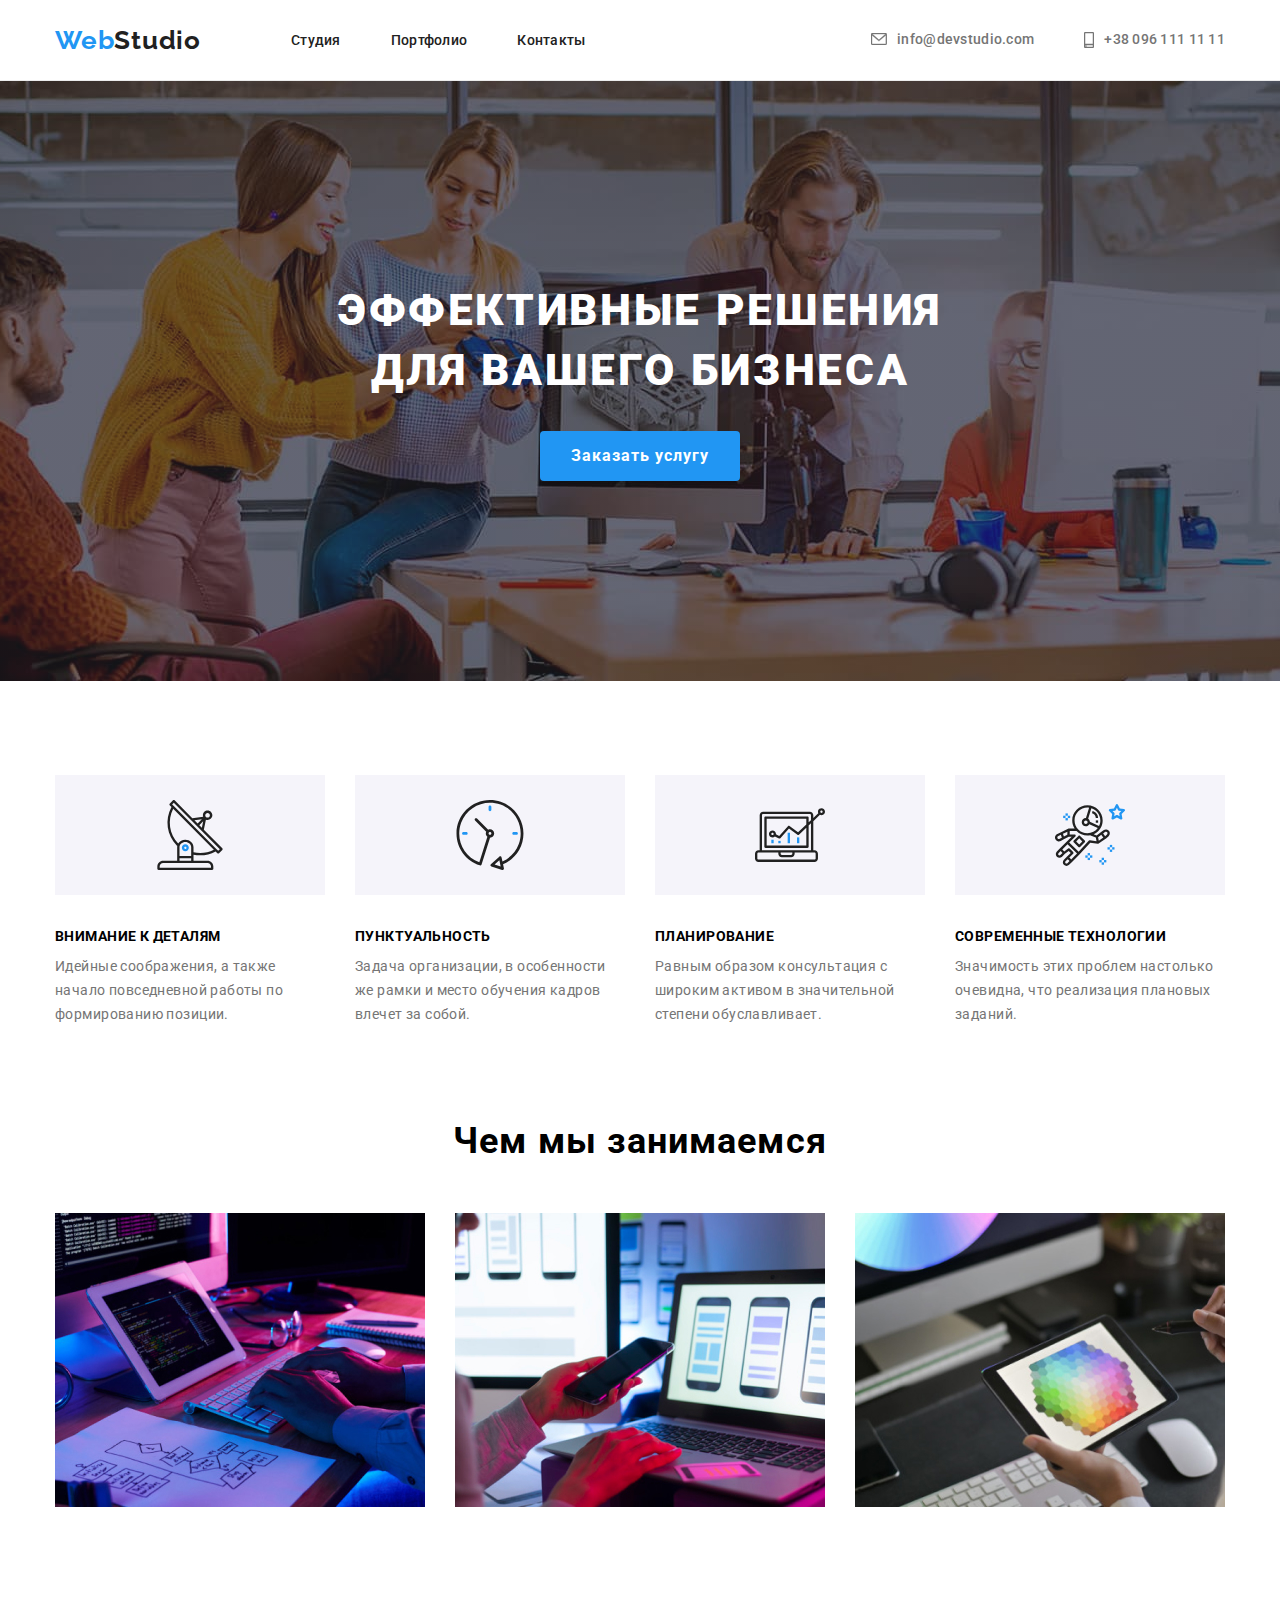
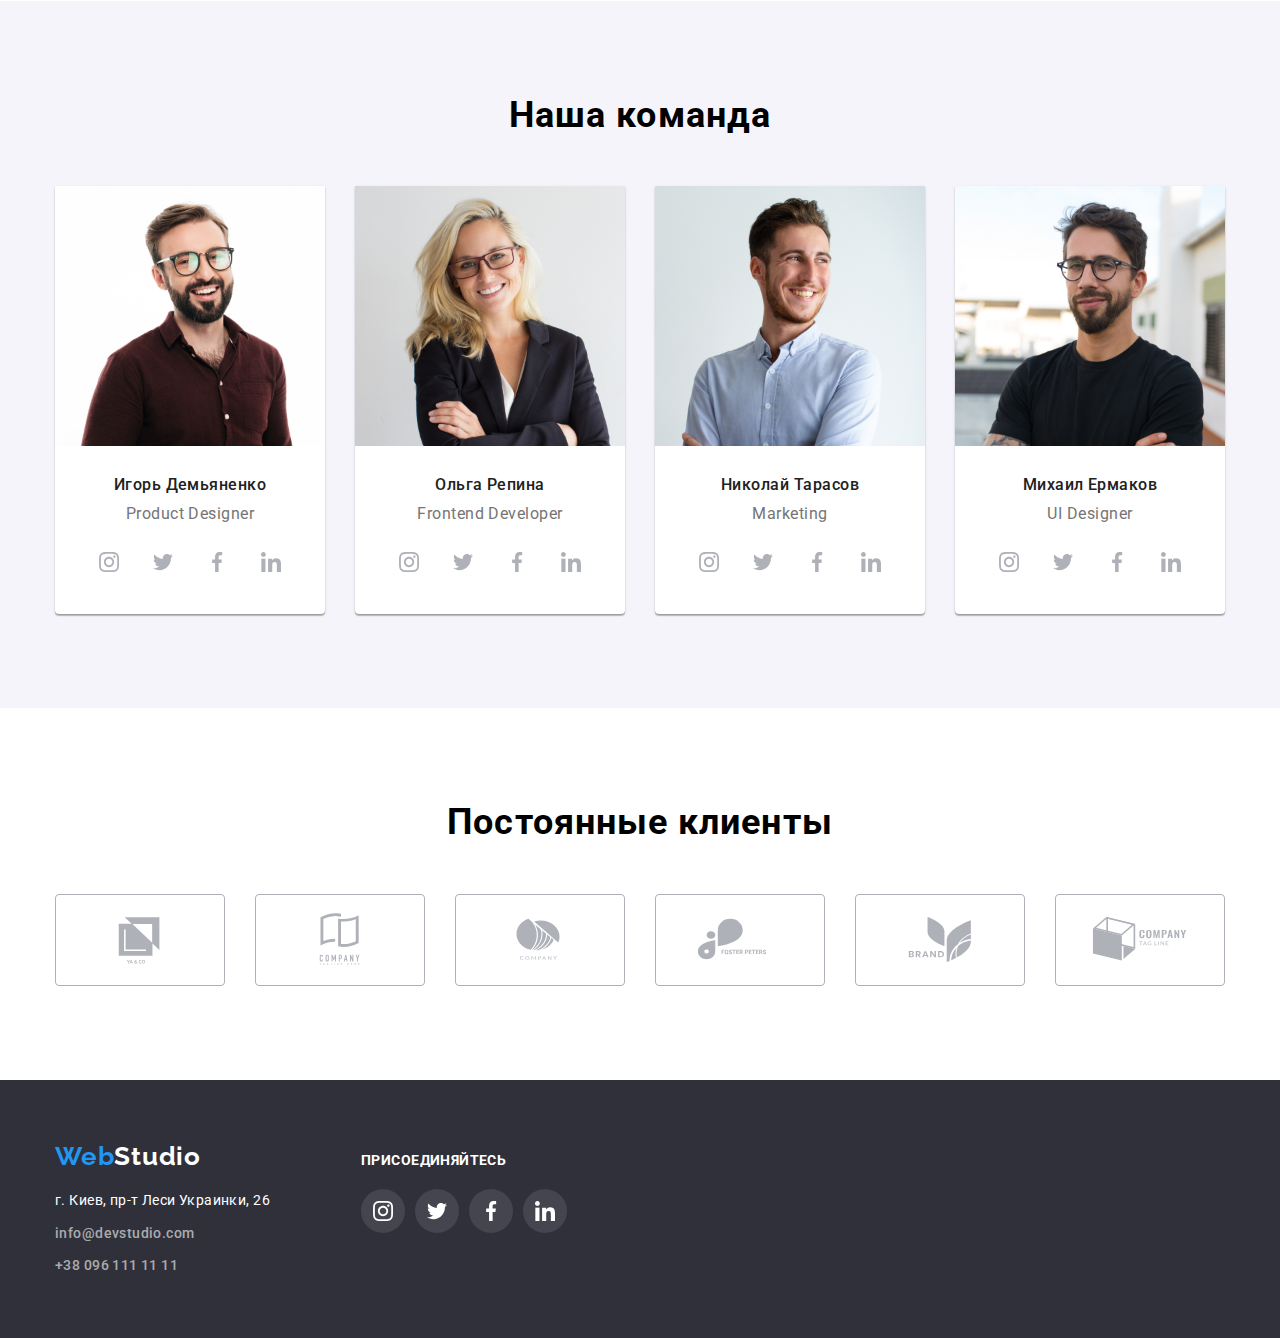
<file: index.html>
<!DOCTYPE html>
<html lang="ru">
  <head>
    <meta charset="UTF-8" />
    <meta http-equiv="X-UA-Compatible" content="IE=edge" />
    <meta name="viewport" content="width=device-width, initial-scale=1.0" />
    <link
      rel="stylesheet"
      href="https://cdnjs.cloudflare.com/ajax/libs/modern-normalize/1.0.0/modern-normalize.css"
      integrity="sha512-Zx6MlUMKSVJoQ+83OwhdILe8cSEsCzfqThJd7J/VA2UrK6Ctj85p+xzqfyuNXE5B1k25uUdmJ2OzItbBy9GHAQ=="
      crossorigin="anonymous"
    />
    <link rel="preconnect" href="https://fonts.gstatic.com" />

    <link rel="preconnect" href="https://fonts.gstatic.com" />
    <link
      href="https://fonts.googleapis.com/css2?family=Raleway:wght@700&family=Roboto:wght@400;500;700;900&display=swap"
      rel="stylesheet"
    />
    <link rel="stylesheet" href="./css/style.css" />
    <title>WebStudio</title>
  </head>
  <body>
    <header class="header" >
      <div class="container ">
        <!-- Navigations -->
        <nav>
          <a href="./" class="link logo">
            <span class="logo-span">Web</span>Studio</a
          >
          <ul class="menu list-no">
            <li class="nav-item">
              <a class="link nav-link" href="#">Студия</a>
            </li>
            <li class="nav-item">
              <a class="link nav-link" href="./portfolio/portfolio.html"
                >Портфолио</a
              >
            </li>
            <li class="nav-item">
              <a class="link nav-link" href="#">Контакты</a>
            </li>
          </ul>
        </nav>
        <ul class="con-list list-no">
          <li class="con-item">
            
            <a class="link con-link" href="mailto:info@devstudio.com">
              <svg class="icon-con-mail">
                <use href="./img/icons/icons.svg#icon-envelope"></use>
              </svg> 
            info@devstudio.com
          </a>
          </li>
          <li class="con-item">
            <a class="link con-link" href="tel:+380961111111">
              <svg class="icon-con">
                <use href="./img/icons/icons.svg#icon-smartphone"></use>
                </svg>
          
                  +38 096 111 11 11
                </a>
              <!-- </li> -->
          </ul>
      </div>
    </header>
    <main>
      <section class="shapka shapka-fon">
        <div class="container">
          <h1 class="main-title">Эффективные решения для вашего бизнеса</h1>
          <div class="center">
            <button class="order-but" type="button">Заказать услугу</button>
          </div>
      </section>
      <section class="about-section">
        <div class="container">          
          <!-- Наши качества -->
          <ul class="about-list list-no">
            <li class="about-list-item icon-det">              
              <h3 class="mini-title">Внимание к деталям</h3>
              <p class="zagolovok about-p">
                Идейные соображения, а также начало повседневной работы по
                формированию позиции.
              </p>
            </li>
            <li class="about-list-item icon-time">
              <h3 class="mini-title">Пунктуальность</h3>
              <p class="zagolovok about-p">
                Задача организации, в особенности же рамки и место обучения кадров
                влечет за собой.
              </p>
            </li>
            <li class="about-list-item icon-plan">
              <h3 class="mini-title">Планирование</h3>
              <p class="zagolovok about-p">
                Равным образом консультация с широким активом в значительной
                степени обуславливает.
              </p>
            </li>
            <li class="about-list-item icon-tech">              
              <h3 class="mini-title">Современные технологии</h3>
              <p class="zagolovok about-p">
                Значимость этих проблем настолько очевидна, что реализация
                плановых заданий.
              </p>
            </li>
          </ul>
        </div>
      </section>
      <section class="list-img-section" >
        <div class="container">
          <!-- Фото чем мы занимаемся  -->
          <h2 class="title-section">Чем мы занимаемся</h2>
          <ul class="list-no list-img">
            <li>
              <img
                src="img/img-3.jpg"
                width="370"
                height="294"
                alt="Програмист пишет код"
              />
            </li>
            <li>
              <img
                src="img/img-1.jpg"
                width="370"
                height="294"
                alt="Робота веб-дизайнера"
              />
            </li>
            <li>
              <img
                src="img/img-2.jpg"
                width="370"
                height="294"
                alt="Я хз шо це таке, і взагалі я хочу сало"
              />
            </li>
          </ul>
        </div>
      </section>
      <section class="team">
        <div class="container">
            <!-- Наша команда -->
          <h2 class="title-section">Наша команда</h2>
          <ul class="list-no list-team">
            <li class="card-people">
              <img src="img/team/img.jpg" alt="Ігарь" width="270" height="260" />
              <h4 class="title-name">Игорь Демьяненко</h4>
              <p class="job">Product Designer</p>
              <ul class="massage list-no">
                <li class="sn-items">
                  <a href="" class="link-sn">
                    <svg class="icon-sn" width='40'>
                      <use href="./img/icons/icons.svg#icon-instagram"></use>
                    </svg>
                  </a>
                </li>
                <li class="sn-items">
                  <a href="" class="link-sn">
                    <svg class="icon-sn" width='40'>
                      <use href="./img/icons/icons.svg#icon-twitter"></use>
                    </svg>
                  </a>
                </li>
                <li class="sn-items">
                  <a href="" class="link-sn">
                    <svg class="icon-sn" width='40'>
                      <use href="./img/icons/icons.svg#icon-facebook"></use>
                    </svg>
                  </a>
                </li>
                <li class="sn-items">
                  <a href="" class="link-sn">
                    <svg class="icon-sn" width='40'>
                      <use href="./img/icons/icons.svg#icon-linkedin"></use>
                    </svg>
                  </a>
                </li>
              </ul>
            </li>
            <li class="card-people">
              <img
                src="img/team/img-1.jpg"
                alt="Ольга"
                width="270"
                height="260"
              />
              <h4 class="title-name">Ольга Репина</h4>
              <p class="job">Frontend Developer</p>
               <ul class="massage list-no">
                <li class="sn-items">
                  <a href="" class="link-sn">
                    <svg class="icon-sn" width='40'>
                      <use href="./img/icons/icons.svg#icon-instagram"></use>
                    </svg>
                  </a>
                </li>
                <li class="sn-items">
                  <a href="" class="link-sn">
                    <svg class="icon-sn" width='40'>
                      <use href="./img/icons/icons.svg#icon-twitter"></use>
                    </svg>
                  </a>
                </li>
                <li class="sn-items">
                  <a href="" class="link-sn">
                    <svg class="icon-sn" width='40'>
                      <use href="./img/icons/icons.svg#icon-facebook"></use>
                    </svg>
                  </a>
                </li>
                <li class="sn-items">
                  <a href="" class="link-sn">
                    <svg class="icon-sn" width='40'>
                      <use href="./img/icons/icons.svg#icon-linkedin"></use>
                    </svg>
                  </a>
                </li>
              </ul>
            </li>
            <li class="card-people">
              <img src="img/team/img-2.jpg" alt="Коля" width="270" height="260" />
              <h4 class="title-name">Николай Тарасов</h4>
              <p class="job">Marketing</p>
               <ul class="massage list-no">
                <li class="sn-items">
                  <a href="" class="link-sn">
                    <svg class="icon-sn" width='40'>
                      <use href="./img/icons/icons.svg#icon-instagram"></use>
                    </svg>
                  </a>
                </li>
                <li class="sn-items">
                  <a href="" class="link-sn">
                    <svg class="icon-sn" width='40'>
                      <use href="./img/icons/icons.svg#icon-twitter"></use>
                    </svg>
                  </a>
                </li>
                <li class="sn-items">
                  <a href="" class="link-sn">
                    <svg class="icon-sn" width='40'>
                      <use href="./img/icons/icons.svg#icon-facebook"></use>
                    </svg>
                  </a>
                </li>
                <li class="sn-items">
                  <a href="" class="link-sn">
                    <svg class="icon-sn" width='40'>
                      <use href="./img/icons/icons.svg#icon-linkedin"></use>
                    </svg>
                  </a>
                </li>
              </ul>
            </li>
            <li class="card-people">
              <img src="img/team/img-3.jpg" alt="Міша" width="270" height="260" />
              <h4 class="title-name">Михаил Ермаков</h4>
              <p class="job">UI Designer</p>
               <ul class="massage list-no">
                <li class="sn-items">
                  <a href="" class="link-sn">
                    <svg class="icon-sn" width='40'>
                      <use href="./img/icons/icons.svg#icon-instagram"></use>
                    </svg>
                  </a>
                </li>
                <li class="sn-items">
                  <a href="" class="link-sn">
                    <svg class="icon-sn" width='40'>
                      <use href="./img/icons/icons.svg#icon-twitter"></use>
                    </svg>
                  </a>
                </li>
                <li class="sn-items">
                  <a href="" class="link-sn">
                    <svg class="icon-sn" width='40'>
                      <use href="./img/icons/icons.svg#icon-facebook"></use>
                    </svg>
                  </a>
                </li>
                <li class="sn-items">
                  <a href="" class="link-sn">
                    <svg class="icon-sn" width='40'>
                      <use href="./img/icons/icons.svg#icon-linkedin"></use>
                    </svg>
                  </a>
                </li>
              </ul>
            </li>
          </ul>
        </div>
      </section>
      <section class="clients-section">
        <div class="container">
          <h2 class="title-section">Постоянные клиенты</h2>
          <ul class="clients-list list-no">
            <li class="clients-item">
              <a href="" class="client-link">
                <svg class="client-logo">
                  <use href="./img/icons/icons.svg#icon-client-1"></use>
                </svg>
              </a>
            </li>
            <li class="clients-item ">
              <a href="" class="client-link">
                <svg class="client-logo">
                  <use href="./img/icons/icons.svg#icon-client-2"></use>
                </svg>
              </a>
            </li>
            <li class="clients-item">
              <a href="" class="client-link">
                <svg class="client-logo">
                  <use href="./img/icons/icons.svg#icon-client-3"></use>
                </svg>
              </a>
            </li>
            <li class="clients-item">
              <a href="" class="client-link">
                <svg class="client-logo">
                  <use href="./img/icons/icons.svg#icon-client-4"></use>
                </svg>
              </a>
            </li>
            <li class="clients-item">
              <a href="" class="client-link">
                <svg class="client-logo">
                  <use href="./img/icons/icons.svg#icon-client-5"></use>
                </svg>
              </a>
            </li>
            <li class="clients-item">
              <a href="" class="client-link">
                <svg class="client-logo">
                  <use href="./img/icons/icons.svg#icon-client-6"></use>
                </svg>
              </a>
            </li>
          </ul>
        </div>
      </section>
    </main>
    <footer class="footer">
      <div class="container content-foot">
         <!-- Адрес и контакты в футере -->
        <div class='info-footer'>
          <a href="./" class="link logo footer-logo">
            <span class="logo-span ">Web</span><span class="white-span">Studio</span>
          </a>
          <address class="address">
            <a
              href="https://goo.gl/maps/hZhFV1fXpXnWWx7i7"
              class="address-street link"
              target="_blank"
              >г. Киев, пр-т Леси Украинки, 26</a
            >
            <ul class="list-no">
              <li class="footer-item-list">
                <a
                  class="link con-link footer-link"
                  href="mailto:info@devstudio.com"
                  >info@devstudio.com</a
                >
              </li>
              <li class="footer-item-list">
                <a class="link con-link footer-link" href="tel:+380961111111"
                  >+38 096 111 11 11</a
                >
              </li>
            </ul>
          </address>
        </div>
        <div class="sn-footer">
          <h3 class="mini-title mini-title-footer">присоединяйтесь</h3>
          <ul class="massage-footer list-no">
                  <li class="sn-items">
                    <a href="" class="link-sn sn-footer-link">
                      <svg class="icon-sn-footer" width='40'>
                        <use href="./img/icons/icons.svg#icon-instagram"></use>
                      </svg>
                    </a>
                  </li>
                  <li class="sn-items">
                    <a href="" class="link-sn sn-footer-link">
                      <svg class="icon-sn-footer" width='40'>
                        <use href="./img/icons/icons.svg#icon-twitter"></use>
                      </svg>
                    </a>
                  </li>
                  <li class="sn-items">
                    <a href="" class="link-sn sn-footer-link">
                      <svg class="icon-sn-footer" width='40'>
                        <use href="./img/icons/icons.svg#icon-facebook"></use>
                      </svg>
                    </a>
                  </li>
                  <li class="sn-items">
                    <a href="" class="link-sn sn-footer-link">
                      <svg class="icon-sn-footer" width='40'>
                        <use href="./img/icons/icons.svg#icon-linkedin"></use>
                      </svg>
                    </a>
                  </li>
                </ul>
        </div>
      </div>  
     
    </footer>
  </body>
</html>
</file>
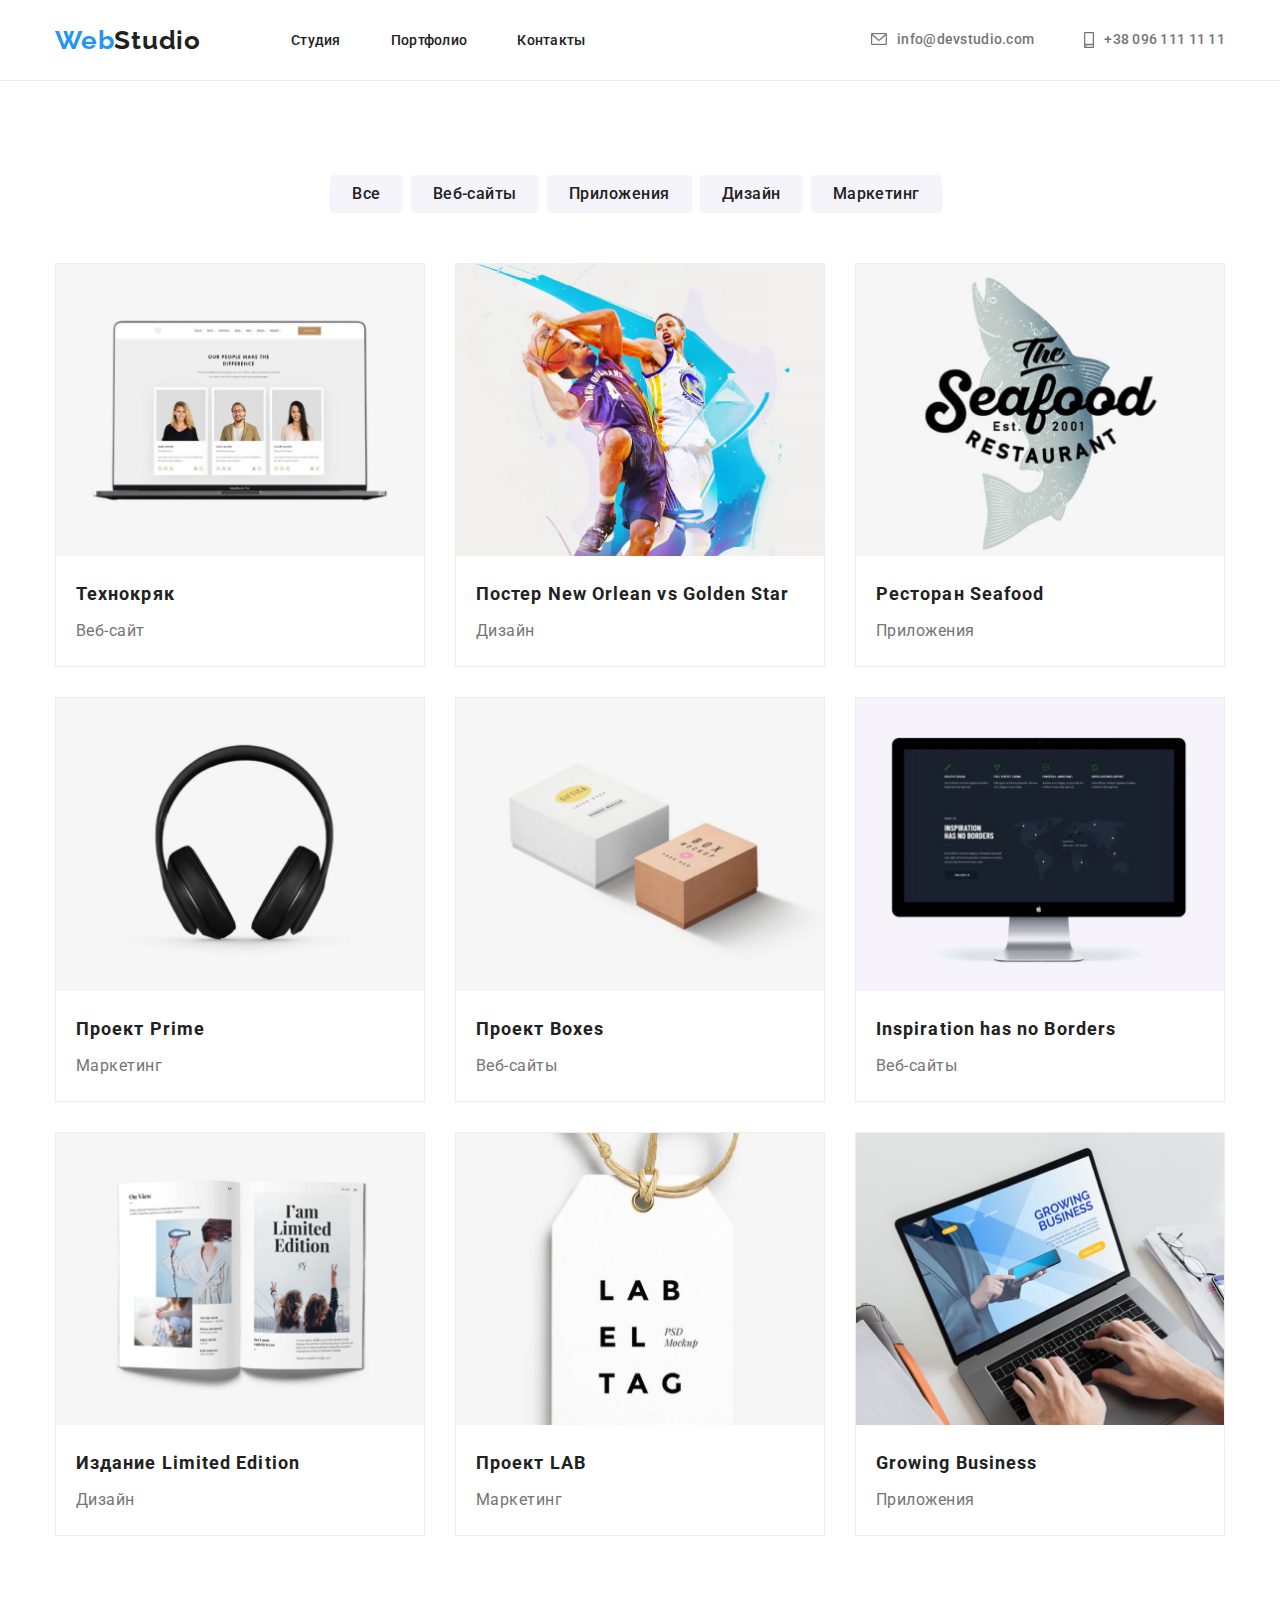
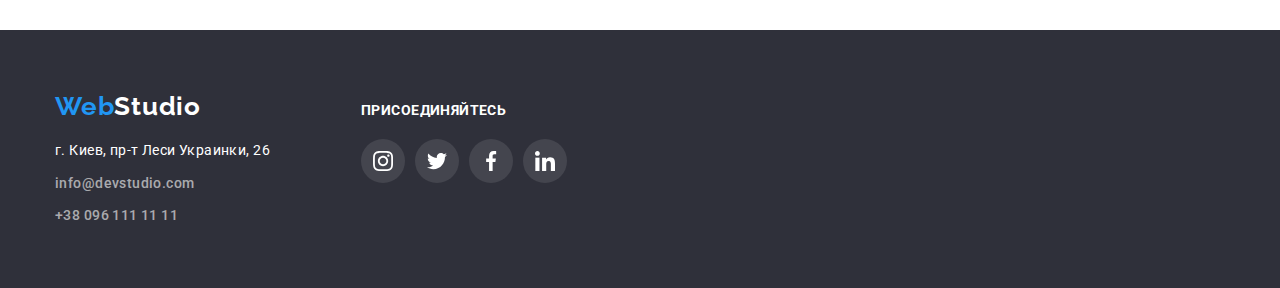
<file: portfolio/portfolio.html>
<!DOCTYPE html>
<html lang="en">
  <head>
    <meta charset="UTF-8" />
    <meta http-equiv="X-UA-Compatible" content="IE=edge" />
    <meta name="viewport" content="width=device-width, initial-scale=1.0" />
    <link rel="preconnect" href="https://fonts.gstatic.com" />
    <link
      href="https://fonts.googleapis.com/css2?family=Raleway:wght@700&family=Roboto:wght@400;500;700;900&display=swap"
      rel="stylesheet"
    />
    <link rel="stylesheet" href="../css/style.css" />
    <title>Portfolio</title>
  </head>
  <body>
    <header class="header">
      <div class="container">
        <!-- Navigations -->
        <nav>
          <a href="../index.html" class="link logo">
            <span class="logo-span">Web</span>Studio</a
          >
          <ul class="menu list-no">
            <li class="nav-item">
              <a class="link nav-link" href="../index.html">Студия</a>
            </li>
            <li class="nav-item">
              <a class="link nav-link" href="#">Портфолио</a>
            </li>
            <li class="nav-item">
              <a class="link nav-link" href="#">Контакты</a>
            </li>
          </ul>
        </nav>
        <ul class="con-list list-no">
          <li class="con-item">
            <a class="link con-link" href="mailto:info@devstudio.com"
              ><svg class="icon-con-mail">
                <use href="../img/icons/icons.svg#icon-envelope"></use>
              </svg>
              info@devstudio.com</a
            >
          </li>
          <li class="con-item">
            <a class="link con-link" href="tel:+380961111111">
              <svg class="icon-con">
                <use href="../img/icons/icons.svg#icon-smartphone"></use>
              </svg>

              +38 096 111 11 11
            </a>
          </li>
        </ul>
      </div>
    </header>
    <main>
      <section class="catalog">
        <div class="container">
          <ul class="list-no categori-but">
            <li><button class="catalog-but" type="button">Все</button></li>
            <li>
              <button class="catalog-but" type="button">Веб-сайты</button>
            </li>
            <li>
              <button class="catalog-but" type="button">Приложения</button>
            </li>
            <li><button class="catalog-but" type="button">Дизайн</button></li>
            <li>
              <button class="catalog-but" type="button">Маркетинг</button>
            </li>
          </ul>
          <ul class="list-no project-port">
            <!-- Я не знаю это должна быть кнопка или ссылка. Я думаю ссылка -->
            <li class="project">
              <a href="#">
                <img
                  src="../img/portfolio/img.jpg"
                  alt="Веб-сайт"
                  width="370"
                />
                <div class="disription-port">
                  <h3 class="name-project">Технокряк</h3>
                  <p class="type-catalog">Веб-сайт</p>
                </div>
              </a>
            </li>
            <li class="project">
              <a href="#">
                <img
                  src="../img/portfolio/img-1.jpg"
                  alt="Дизайн"
                  width="370"
                />
                <div class="disription-port">
                  <h3 class="name-project">Постер New Orlean vs Golden Star</h3>
                  <p class="type-catalog">Дизайн</p>
                </div>
              </a>
            </li>
            <li class="project">
              <a href="#">
                <img
                  src="../img/portfolio/img-2.jpg"
                  alt="Приложения"
                  width="370"
                />
                <div class="disription-port">
                  <h3 class="name-project">Ресторан Seafood</h3>
                  <p class="type-catalog">Приложения</p>
                </div>
              </a>
            </li>
            <li class="project">
              <a href="#">
                <img
                  src="../img/portfolio/img-3.jpg"
                  alt="Маркетинг"
                  width="370"
                />
                <div class="disription-port">
                  <h3 class="name-project">Проект Prime</h3>
                  <p class="type-catalog">Маркетинг</p>
                </div>
              </a>
            </li>
            <li class="project">
              <a href="#">
                <img
                  src="../img/portfolio/img-4.jpg"
                  alt="Приложения"
                  width="370"
                />
                <div class="disription-port">
                  <h3 class="name-project">Проект Boxes</h3>
                  <p class="type-catalog">Веб-сайты</p>
                </div>
              </a>
            </li>
            <li class="project">
              <a href="">
                <img
                  src="../img/portfolio/img-5.jpg"
                  alt="Веб-сайты"
                  width="370"
                />
                <div class="disription-port">
                  <h3 class="name-project">Inspiration has no Borders</h3>
                  <p class="type-catalog">Веб-сайты</p>
                </div>
              </a>
            </li>
            <li class="project">
              <a href="#">
                <img
                  src="../img/portfolio/img-6.jpg"
                  alt="Дизайн"
                  width="370"
                />
                <div class="disription-port">
                  <h3 class="name-project">Издание Limited Edition</h3>
                  <p class="type-catalog">Дизайн</p>
                </div>
              </a>
            </li>
            <li class="project">
              <a href="#">
                <img
                  src="../img/portfolio/img-7.jpg"
                  alt="Маркетинг"
                  width="370"
                />
                <div class="disription-port">
                  <h3 class="name-project">Проект LAB</h3>
                  <p class="type-catalog">Маркетинг</p>
                </div>
              </a>
            </li>
            <li class="project">
              <a href="#">
                <img
                  src="../img/portfolio/img-8.jpg"
                  alt="Приложения"
                  width="370"
                />
                <div class="disription-port">
                  <h3 class="name-project">Growing Business</h3>
                  <p class="type-catalog">Приложения</p>
                </div>
              </a>
            </li>
          </ul>
        </div>
      </section>
    </main>
    <footer class="footer">
      <div class="container content-foot">
        <!-- Адрес и контакты в футере -->
        <div class="info-footer">
          <a href="../index.html" class="link logo footer-logo">
            <span class="logo-span">Web</span
            ><span class="white-span">Studio</span>
          </a>
          <address class="address">
            <a
              href="https://goo.gl/maps/hZhFV1fXpXnWWx7i7"
              class="address-street link"
              target="_blank"
              >г. Киев, пр-т Леси Украинки, 26</a
            >
            <ul class="list-no">
              <li class="footer-item-list">
                <a
                  class="link con-link footer-link"
                  href="mailto:info@devstudio.com"
                  >info@devstudio.com</a
                >
              </li>
              <li class="footer-item-list">
                <a class="link con-link footer-link" href="tel:+380961111111"
                  >+38 096 111 11 11</a
                >
              </li>
            </ul>
          </address>
        </div>
        <div class="sn-footer">
          <h3 class="mini-title mini-title-footer">присоединяйтесь</h3>
          <ul class="massage-footer list-no">
            <li class="sn-items">
              <a href="" class="link-sn sn-footer-link">
                <svg class="icon-sn-footer" width="40">
                  <use href="../img/icons/icons.svg#icon-instagram"></use>
                </svg>
              </a>
            </li>
            <li class="sn-items">
              <a href="" class="link-sn sn-footer-link">
                <svg class="icon-sn-footer" width="40">
                  <use href="../img/icons/icons.svg#icon-twitter"></use>
                </svg>
              </a>
            </li>
            <li class="sn-items">
              <a href="" class="link-sn sn-footer-link">
                <svg class="icon-sn-footer" width="40">
                  <use href="../img/icons/icons.svg#icon-facebook"></use>
                </svg>
              </a>
            </li>
            <li class="sn-items">
              <a href="" class="link-sn sn-footer-link">
                <svg class="icon-sn-footer" width="40">
                  <use href="../img/icons/icons.svg#icon-linkedin"></use>
                </svg>
              </a>
            </li>
          </ul>
        </div>
      </div>
    </footer>
  </body>
</html>
</file>
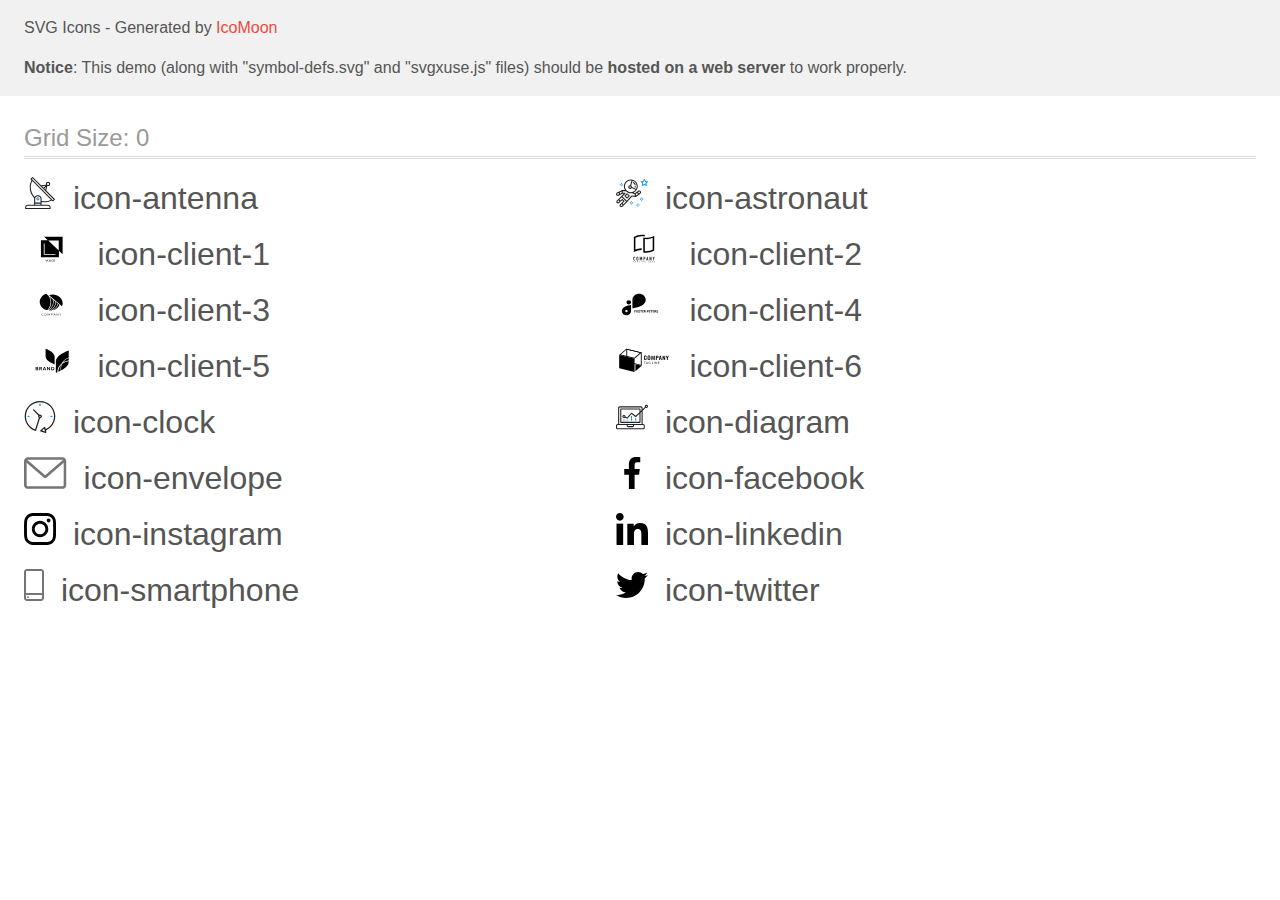
<file: img/icons/icomoon/demo-external-svg.html>
<!doctype html>
<html>
<head>
    <title>IcoMoon - SVG Icons</title>
    <meta charset="utf-8">
    <meta name="viewport" content="width=device-width, initial-scale=1">
    <link rel="stylesheet" href="demo-files/demo.css">
    <link rel="stylesheet" href="style.css">
</head>
<body>
<header class="bgc1 clearfix">
<div class="mhl">
    <p>SVG Icons - Generated by <a href="https://icomoon.io/app">IcoMoon</a></p><p><strong>Notice</strong>: This demo (along with "symbol-defs.svg" and "svgxuse.js" files) should be <b>hosted on a web server</b> to work properly.</p>
</div>
</header>
    <div class="clearfix mhl ptl">
        <h1 class="mvm mtn fgc1">Grid Size: 0</h1>
        <div class="glyph fs1">
            <div class="clearfix pbs">
                <svg class="icon icon-antenna"><use xlink:href="symbol-defs.svg#icon-antenna"></use></svg><span class="name"> icon-antenna</span>
            </div>
        </div>
        <div class="glyph fs1">
            <div class="clearfix pbs">
                <svg class="icon icon-astronaut"><use xlink:href="symbol-defs.svg#icon-astronaut"></use></svg><span class="name"> icon-astronaut</span>
            </div>
        </div>
        <div class="glyph fs1">
            <div class="clearfix pbs">
                <svg class="icon icon-client-1"><use xlink:href="symbol-defs.svg#icon-client-1"></use></svg><span class="name"> icon-client-1</span>
            </div>
        </div>
        <div class="glyph fs1">
            <div class="clearfix pbs">
                <svg class="icon icon-client-2"><use xlink:href="symbol-defs.svg#icon-client-2"></use></svg><span class="name"> icon-client-2</span>
            </div>
        </div>
        <div class="glyph fs1">
            <div class="clearfix pbs">
                <svg class="icon icon-client-3"><use xlink:href="symbol-defs.svg#icon-client-3"></use></svg><span class="name"> icon-client-3</span>
            </div>
        </div>
        <div class="glyph fs1">
            <div class="clearfix pbs">
                <svg class="icon icon-client-4"><use xlink:href="symbol-defs.svg#icon-client-4"></use></svg><span class="name"> icon-client-4</span>
            </div>
        </div>
        <div class="glyph fs1">
            <div class="clearfix pbs">
                <svg class="icon icon-client-5"><use xlink:href="symbol-defs.svg#icon-client-5"></use></svg><span class="name"> icon-client-5</span>
            </div>
        </div>
        <div class="glyph fs1">
            <div class="clearfix pbs">
                <svg class="icon icon-client-6"><use xlink:href="symbol-defs.svg#icon-client-6"></use></svg><span class="name"> icon-client-6</span>
            </div>
        </div>
        <div class="glyph fs1">
            <div class="clearfix pbs">
                <svg class="icon icon-clock"><use xlink:href="symbol-defs.svg#icon-clock"></use></svg><span class="name"> icon-clock</span>
            </div>
        </div>
        <div class="glyph fs1">
            <div class="clearfix pbs">
                <svg class="icon icon-diagram"><use xlink:href="symbol-defs.svg#icon-diagram"></use></svg><span class="name"> icon-diagram</span>
            </div>
        </div>
        <div class="glyph fs1">
            <div class="clearfix pbs">
                <svg class="icon icon-envelope"><use xlink:href="symbol-defs.svg#icon-envelope"></use></svg><span class="name"> icon-envelope</span>
            </div>
        </div>
        <div class="glyph fs1">
            <div class="clearfix pbs">
                <svg class="icon icon-facebook"><use xlink:href="symbol-defs.svg#icon-facebook"></use></svg><span class="name"> icon-facebook</span>
            </div>
        </div>
        <div class="glyph fs1">
            <div class="clearfix pbs">
                <svg class="icon icon-instagram"><use xlink:href="symbol-defs.svg#icon-instagram"></use></svg><span class="name"> icon-instagram</span>
            </div>
        </div>
        <div class="glyph fs1">
            <div class="clearfix pbs">
                <svg class="icon icon-linkedin"><use xlink:href="symbol-defs.svg#icon-linkedin"></use></svg><span class="name"> icon-linkedin</span>
            </div>
        </div>
        <div class="glyph fs1">
            <div class="clearfix pbs">
                <svg class="icon icon-smartphone"><use xlink:href="symbol-defs.svg#icon-smartphone"></use></svg><span class="name"> icon-smartphone</span>
            </div>
        </div>
        <div class="glyph fs1">
            <div class="clearfix pbs">
                <svg class="icon icon-twitter"><use xlink:href="symbol-defs.svg#icon-twitter"></use></svg><span class="name"> icon-twitter</span>
            </div>
        </div>
  </div>
<script defer src="svgxuse.js"></script>
</body>
</html>
</file>
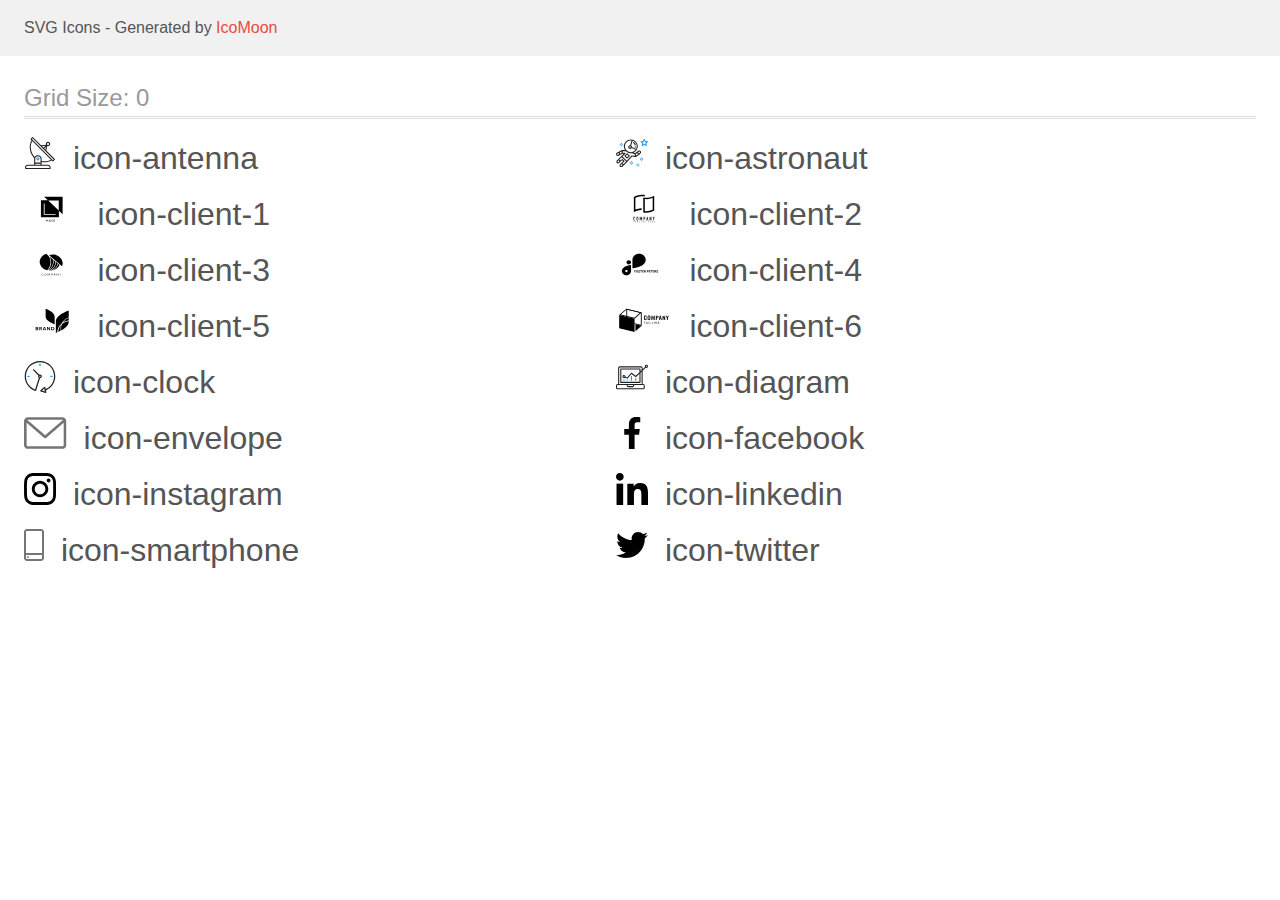
<file: img/icons/icomoon/demo.html>
<!doctype html>
<html>
<head>
    <title>IcoMoon - SVG Icons</title>
    <meta charset="utf-8">
    <meta name="viewport" content="width=device-width, initial-scale=1">
    <link rel="stylesheet" href="demo-files/demo.css">
    <link rel="stylesheet" href="style.css">
</head>
<body>
<svg aria-hidden="true" style="position: absolute; width: 0; height: 0; overflow: hidden;" version="1.1" xmlns="http://www.w3.org/2000/svg" xmlns:xlink="http://www.w3.org/1999/xlink">
<defs>
<symbol id="icon-antenna" viewBox="0 0 32 32">
<path fill="#212121" style="fill: var(--color1, #212121)" d="M30.773 22.098l-8.443-8.505 0.937-4.615c0.242 0.094 0.499 0.144 0.758 0.146h0.006c1.192 0.014 2.17-0.941 2.184-2.133s-0.941-2.17-2.133-2.184c-1.192-0.014-2.17 0.941-2.184 2.133-0.003 0.255 0.039 0.509 0.125 0.749l-4.96 0.605-8.091-8.133c-0.099-0.101-0.235-0.159-0.377-0.16-0.14 0.001-0.274 0.056-0.373 0.155l-1.513 1.504c-0.208 0.208-0.208 0.546 0 0.754l0.814 0.826c-3.153 5.798-2.129 12.978 2.519 17.663 0.043 0.041 0.092 0.074 0.146 0.098-0.034 0.18-0.051 0.364-0.052 0.547v6.187h-6.4c-1.472 0.002-2.665 1.195-2.667 2.667v1.067c0 0.295 0.239 0.533 0.533 0.533h24.533c0.295 0 0.533-0.239 0.533-0.533v-1.067c-0.002-1.472-1.195-2.665-2.667-2.667h-6.4v-2.742c1.003 0.21 2.024 0.317 3.049 0.32 2.458-0.003 4.877-0.615 7.040-1.783l0.818 0.823c0.099 0.101 0.235 0.159 0.377 0.16 0.14-0.001 0.274-0.056 0.373-0.155l1.513-1.504c0.208-0.208 0.208-0.546 0-0.754zM23.28 6.233c0.418-0.415 1.093-0.414 1.508 0.004s0.414 1.093-0.004 1.508c-0.2 0.199-0.47 0.31-0.752 0.31h-0.003c-0.589-0.003-1.064-0.483-1.061-1.072 0.002-0.282 0.115-0.552 0.314-0.751h-0.002zM22.024 9.738l-0.598 2.946-1.175-1.182 1.774-1.763zM21.419 8.836l-1.92 1.909-1.485-1.493 3.405-0.415zM24.004 28.8c0.884 0 1.6 0.716 1.6 1.6v0.533h-23.467v-0.533c0-0.884 0.716-1.6 1.6-1.6h20.267zM16.537 26.667v1.067h-5.333v-1.067h5.333zM11.204 25.6v-4.053c0-1.294 1.196-2.347 2.667-2.347s2.667 1.053 2.667 2.347v4.053h-5.333zM17.604 23.904v-2.357c0-1.882-1.675-3.413-3.733-3.413-1.331-0.020-2.576 0.657-3.281 1.786-4.058-4.274-4.971-10.645-2.279-15.887l18.602 18.708c-2.872 1.461-6.165 1.873-9.309 1.163zM28.893 23.22l-21.057-21.181 0.755-0.752 7.935 7.98c0.004 0 0.006 0.007 0.010 0.010l13.115 13.191-0.757 0.752z"></path>
<path fill="#2196f3" style="fill: var(--color2, #2196f3)" d="M13.876 20.267h-0.005c-0.884-0.001-1.601 0.714-1.602 1.598s0.714 1.601 1.598 1.602h0.005c0.884 0.001 1.601-0.714 1.602-1.598s-0.714-1.601-1.598-1.602zM14.249 22.245c-0.1 0.1-0.236 0.156-0.378 0.155-0.295-0.002-0.532-0.242-0.531-0.536 0.001-0.141 0.057-0.276 0.157-0.375s0.233-0.154 0.373-0.155c0.295 0.002 0.532 0.241 0.53 0.536-0.001 0.141-0.057 0.276-0.157 0.375h0.005z"></path>
</symbol>
<symbol id="icon-astronaut" viewBox="0 0 32 32">
<path fill="#2196f3" style="fill: var(--color2, #2196f3)" d="M31.974 4.524c-0.063-0.193-0.229-0.333-0.43-0.363l-1.91-0.278-0.855-1.731c-0.179-0.365-0.777-0.365-0.956 0l-0.855 1.731-1.91 0.278c-0.201 0.029-0.367 0.17-0.431 0.363-0.062 0.193-0.011 0.405 0.135 0.547l1.383 1.348-0.326 1.903c-0.034 0.2 0.048 0.402 0.212 0.522 0.166 0.121 0.382 0.135 0.562 0.040l1.709-0.899 1.709 0.899c0.078 0.041 0.164 0.061 0.249 0.061 0.11 0 0.221-0.034 0.314-0.102 0.164-0.119 0.246-0.322 0.212-0.522l-0.326-1.903 1.383-1.348c0.145-0.142 0.197-0.354 0.135-0.547zM29.511 5.851c-0.125 0.122-0.183 0.299-0.153 0.472l0.191 1.114-1-0.526c-0.078-0.041-0.163-0.061-0.249-0.061s-0.17 0.020-0.249 0.061l-1.001 0.526 0.191-1.114c0.030-0.173-0.028-0.349-0.153-0.472l-0.81-0.789 1.119-0.163c0.174-0.025 0.324-0.134 0.402-0.292l0.5-1.013 0.5 1.013c0.078 0.157 0.228 0.267 0.402 0.292l1.119 0.163-0.809 0.789z"></path>
<path fill="#2196f3" style="fill: var(--color2, #2196f3)" d="M26.134 20.522h-1.067v1.067h1.067v-1.067z"></path>
<path fill="#2196f3" style="fill: var(--color2, #2196f3)" d="M26.134 22.656h-1.067v1.067h1.067v-1.067z"></path>
<path fill="#2196f3" style="fill: var(--color2, #2196f3)" d="M27.2 21.589h-1.067v1.067h1.067v-1.067z"></path>
<path fill="#2196f3" style="fill: var(--color2, #2196f3)" d="M25.067 21.589h-1.067v1.067h1.067v-1.067z"></path>
<path fill="#2196f3" style="fill: var(--color2, #2196f3)" d="M22.4 26.389h-1.067v1.067h1.067v-1.067z"></path>
<path fill="#2196f3" style="fill: var(--color2, #2196f3)" d="M22.4 28.522h-1.067v1.067h1.067v-1.067z"></path>
<path fill="#2196f3" style="fill: var(--color2, #2196f3)" d="M23.467 27.456h-1.067v1.067h1.067v-1.067z"></path>
<path fill="#2196f3" style="fill: var(--color2, #2196f3)" d="M21.333 27.456h-1.067v1.067h1.067v-1.067z"></path>
<path fill="#2196f3" style="fill: var(--color2, #2196f3)" d="M16 24.256h-1.067v1.067h1.067v-1.067z"></path>
<path fill="#2196f3" style="fill: var(--color2, #2196f3)" d="M16 26.389h-1.067v1.067h1.067v-1.067z"></path>
<path fill="#2196f3" style="fill: var(--color2, #2196f3)" d="M17.067 25.322h-1.067v1.067h1.067v-1.067z"></path>
<path fill="#2196f3" style="fill: var(--color2, #2196f3)" d="M14.933 25.322h-1.067v1.067h1.067v-1.067z"></path>
<path fill="#2196f3" style="fill: var(--color2, #2196f3)" d="M5.867 6.122h-1.067v1.067h1.067v-1.067z"></path>
<path fill="#2196f3" style="fill: var(--color2, #2196f3)" d="M5.867 8.255h-1.067v1.067h1.067v-1.067z"></path>
<path fill="#2196f3" style="fill: var(--color2, #2196f3)" d="M6.933 7.189h-1.067v1.067h1.067v-1.067z"></path>
<path fill="#2196f3" style="fill: var(--color2, #2196f3)" d="M4.8 7.189h-1.067v1.067h1.067v-1.067z"></path>
<path fill="#212121" style="fill: var(--color1, #212121)" d="M24.715 14.159c-0.287-0.388-0.709-0.637-1.188-0.705-0.481-0.068-0.956 0.058-1.34 0.352l-1.252 0.96-1.898 1.417-1.358-0.541c2.421-1.086 4.114-3.508 4.114-6.32 0-3.823-3.123-6.933-6.961-6.933s-6.961 3.11-6.961 6.933c0 1.386 0.414 2.674 1.12 3.758l-2.764-0.024c-0.002 0-0.003 0-0.005 0-0.009 0-0.015 0.004-0.023 0.005-0.053 0.002-0.105 0.013-0.155 0.031-0.013 0.005-0.026 0.008-0.038 0.013-0.006 0.003-0.013 0.003-0.019 0.006l-3.233 1.596c-0.001 0-0.001 0-0.001 0.001l-1.893 0.911c-0.021 0.009-0.042 0.021-0.063 0.035-0.755 0.502-1.012 1.489-0.598 2.295 0.22 0.429 0.595 0.745 1.056 0.889 0.178 0.055 0.359 0.083 0.539 0.083 0.29 0 0.577-0.071 0.839-0.211l1.388-0.738 2.264-1.169 1.357-0.008-5.442 5.416c-0.001 0.001-0.001 0.001-0.002 0.001l-1.339 1.333c-0.316 0.315-0.49 0.732-0.49 1.178s0.174 0.863 0.49 1.179c0.325 0.323 0.752 0.485 1.179 0.485s0.854-0.162 1.18-0.485l1.314-1.309 1.741-1.3 0.901 0.897-1.762 1.754c-0 0.001-0.001 0.001-0.002 0.001l-1.339 1.333c-0.316 0.315-0.49 0.732-0.49 1.178s0.174 0.863 0.49 1.179c0.325 0.323 0.753 0.485 1.18 0.485s0.855-0.162 1.18-0.485l3.482-3.467c0.001-0.001 0.001-0.001 0.001-0.002l1.010-1-0.004-0.004c0.006-0.006 0.015-0.009 0.022-0.015l5.166-5.658 3.471 0.494c0.025 0.004 0.050 0.005 0.075 0.005 0.065 0 0.127-0.015 0.187-0.038 0.018-0.006 0.033-0.015 0.050-0.023 0.019-0.010 0.039-0.015 0.058-0.027l3.213-2.133c0.012-0.008 0.018-0.021 0.029-0.029 0.013-0.010 0.029-0.014 0.041-0.026l1.271-1.191c0.662-0.62 0.753-1.635 0.212-2.362zM2.13 17.77c-0.173 0.093-0.37 0.111-0.558 0.052-0.187-0.058-0.338-0.186-0.427-0.358-0.161-0.314-0.068-0.695 0.214-0.902l1.314-0.632 0.449 1.312-0.992 0.528zM5.628 15.942l-1.548 0.8-0.439-1.283 2.027-1.001-0.040 1.484zM20.727 9.322c0 0.918-0.219 1.785-0.599 2.559l-4.181-1.899c-0.044-0.573-0.341-1.075-0.788-1.388l1.464-4.86c2.378 0.756 4.105 2.974 4.105 5.588zM8.938 9.322c0-3.235 2.644-5.867 5.894-5.867 0.253 0 0.5 0.021 0.745 0.052l-1.432 4.754c-0.019-0.001-0.037-0.006-0.057-0.006-1.033 0-1.873 0.837-1.873 1.867s0.84 1.867 1.873 1.867c0.694 0 1.294-0.383 1.618-0.945l3.862 1.755c-1.075 1.446-2.795 2.39-4.737 2.39-3.25 0-5.894-2.632-5.894-5.867zM14.894 10.122c0 0.441-0.362 0.8-0.806 0.8s-0.806-0.359-0.806-0.8c0-0.441 0.362-0.8 0.806-0.8s0.806 0.359 0.806 0.8zM2.465 25.146c-0.236 0.234-0.619 0.234-0.854 0.001-0.114-0.114-0.176-0.263-0.176-0.423s0.062-0.309 0.176-0.421l0.962-0.958 0.851 0.848-0.959 0.955zM5.679 28.88c-0.236 0.234-0.619 0.235-0.855 0.001-0.114-0.114-0.176-0.263-0.176-0.423s0.062-0.309 0.176-0.421l0.963-0.959 0.852 0.848-0.96 0.955zM9.16 25.411c-0.001 0-0.001 0-0.002 0.001l-1.765 1.76-0.852-0.848 1.763-1.755c0 0 0 0 0-0s0.001-0.001 0.002-0.001c0.040-0.040 0.065-0.088 0.090-0.135 0.007-0.014 0.020-0.026 0.026-0.040 0.017-0.041 0.019-0.085 0.026-0.129 0.003-0.025 0.014-0.047 0.014-0.073 0-0.036-0.013-0.070-0.020-0.106-0.006-0.032-0.006-0.065-0.019-0.095-0.020-0.050-0.055-0.094-0.091-0.138-0.010-0.012-0.014-0.027-0.025-0.038 0 0 0 0-0.001 0s-0.001-0.002-0.001-0.002l-1.607-1.6c-0.017-0.017-0.039-0.024-0.058-0.038-0.028-0.022-0.055-0.042-0.087-0.058-0.030-0.015-0.061-0.024-0.093-0.033-0.034-0.010-0.067-0.017-0.103-0.020-0.033-0.002-0.063 0.001-0.095 0.005-0.036 0.004-0.069 0.009-0.104 0.020-0.034 0.011-0.063 0.027-0.094 0.045-0.020 0.011-0.042 0.015-0.061 0.029l-1.773 1.324-0.901-0.897 2.399-2.386 4.361 4.289-0.928 0.919zM15.979 18.394c-0.015-0.002-0.030 0.004-0.045 0.003-0.039-0.002-0.076 0.001-0.115 0.007-0.030 0.005-0.059 0.011-0.088 0.021-0.034 0.012-0.065 0.028-0.097 0.047-0.030 0.018-0.057 0.037-0.083 0.061-0.013 0.011-0.028 0.017-0.040 0.029l-4.698 5.146-4.328-4.257 2.833-2.818c0.209-0.208 0.21-0.546 0.002-0.755-0.105-0.105-0.243-0.157-0.381-0.156v-0.001l-2.219 0.013 0.028-1.607 3.104 0.027c1.265 1.294 3.029 2.101 4.981 2.101 0.437 0 0.864-0.045 1.279-0.123 0.040 0.032 0.079 0.065 0.13 0.085l2.41 0.96 0.331 1.644-3.003-0.427zM20.020 18.572l-0.313-1.558 1.446-1.080 0.947 1.257-2.080 1.381zM23.774 15.741l-0.838 0.785-0.931-1.236 0.831-0.637c0.155-0.119 0.351-0.168 0.543-0.143 0.193 0.027 0.364 0.128 0.48 0.284 0.217 0.292 0.18 0.699-0.085 0.947z"></path>
<path fill="#212121" style="fill: var(--color1, #212121)" d="M13.602 18.544l-2.143-2.133c-0.207-0.207-0.545-0.207-0.753 0l-2.142 2.133c-0.1 0.101-0.157 0.236-0.157 0.378s0.056 0.278 0.157 0.378l2.142 2.133c0.104 0.103 0.241 0.155 0.377 0.155s0.273-0.052 0.376-0.155l2.143-2.133c0.1-0.1 0.157-0.236 0.157-0.378s-0.057-0.278-0.157-0.378zM11.083 20.303l-1.387-1.381 1.387-1.381 1.387 1.381-1.387 1.381z"></path>
<path fill="#212121" style="fill: var(--color1, #212121)" d="M17.164 5.071l-0.258 1.036c0.071 0.018 1.738 0.452 1.738 2.149h1.067c-0-2.017-1.666-2.965-2.547-3.185z"></path>
<path fill="#212121" style="fill: var(--color1, #212121)" d="M19.711 9.322h-1.067v1.067h1.067v-1.067z"></path>
</symbol>
<symbol id="icon-client-1" viewBox="0 0 57 32">
<path d="M20.267 3.733l3.738 3.538-6.938-0.004v17.166h18.133v-6.564l3.733 3.534v-17.671h-18.667zM35.036 17.455l-10.597-10.032h10.597v10.032zM31.746 21.923h-11.81v-11.545h0.835v10.764h10.975v0.782zM22.725 26.72l-0.436 0.898-0.436-0.898h-0.366l0.637 1.198v0.698h0.331v-0.698l0.635-1.198h-0.365zM23.273 28.615l0.154-0.441h0.734l0.155 0.441h0.344l-0.717-1.896h-0.296l-0.716 1.896h0.342zM23.794 27.122l0.275 0.786h-0.549l0.275-0.786zM25.531 27.863c-0.048 0.073-0.072 0.153-0.072 0.241 0 0.16 0.056 0.29 0.168 0.389s0.263 0.148 0.451 0.148 0.349-0.051 0.484-0.152l0.107 0.126h0.367l-0.279-0.329c0.109-0.149 0.164-0.341 0.164-0.574h-0.275c0 0.128-0.026 0.243-0.079 0.348l-0.366-0.432 0.129-0.094c0.091-0.066 0.157-0.132 0.197-0.198s0.060-0.14 0.060-0.219c0-0.12-0.044-0.22-0.133-0.301s-0.201-0.122-0.339-0.122c-0.153 0-0.274 0.043-0.365 0.13s-0.135 0.203-0.135 0.352c0 0.061 0.014 0.124 0.043 0.189s0.081 0.144 0.155 0.237c-0.141 0.101-0.235 0.188-0.283 0.262zM26.386 28.282c-0.093 0.071-0.193 0.107-0.299 0.107-0.095 0-0.17-0.027-0.227-0.082s-0.085-0.126-0.085-0.214c0-0.102 0.052-0.192 0.156-0.271l0.040-0.029 0.414 0.488zM26.046 27.442c-0.089-0.11-0.134-0.202-0.134-0.275 0-0.063 0.018-0.116 0.055-0.158s0.085-0.063 0.147-0.063c0.057 0 0.105 0.018 0.142 0.053s0.056 0.077 0.056 0.126c0 0.075-0.027 0.136-0.081 0.184l-0.040 0.033-0.145 0.099zM29.132 28.472c0.13-0.114 0.205-0.272 0.224-0.474h-0.328c-0.017 0.135-0.059 0.232-0.124 0.29s-0.162 0.087-0.292 0.087c-0.142 0-0.249-0.054-0.323-0.161s-0.109-0.264-0.109-0.469v-0.168c0.002-0.202 0.041-0.355 0.117-0.46s0.188-0.158 0.331-0.158c0.123 0 0.217 0.030 0.28 0.091s0.104 0.158 0.12 0.294h0.328c-0.021-0.207-0.095-0.368-0.223-0.482s-0.296-0.171-0.505-0.171c-0.155 0-0.293 0.037-0.411 0.111s-0.209 0.179-0.272 0.315c-0.063 0.136-0.095 0.294-0.095 0.473v0.177c0.003 0.174 0.035 0.328 0.098 0.46s0.151 0.234 0.266 0.306c0.115 0.071 0.249 0.107 0.4 0.107 0.216 0 0.389-0.056 0.52-0.169zM31.068 28.206c0.064-0.141 0.096-0.304 0.096-0.49v-0.105c-0.001-0.185-0.034-0.347-0.099-0.486s-0.158-0.247-0.277-0.32c-0.119-0.075-0.256-0.112-0.41-0.112s-0.292 0.038-0.411 0.113c-0.119 0.075-0.211 0.183-0.277 0.324s-0.098 0.305-0.098 0.49v0.107c0.001 0.181 0.034 0.342 0.099 0.48s0.159 0.246 0.279 0.322c0.121 0.075 0.258 0.112 0.411 0.112 0.155 0 0.293-0.037 0.411-0.112s0.212-0.183 0.276-0.323zM30.716 27.135c0.080 0.112 0.12 0.273 0.12 0.483v0.099c0 0.214-0.040 0.376-0.119 0.487s-0.19 0.167-0.336 0.167c-0.144 0-0.257-0.057-0.339-0.171s-0.121-0.275-0.121-0.483v-0.109c0.002-0.204 0.043-0.362 0.122-0.473s0.192-0.168 0.335-0.168c0.146 0 0.258 0.056 0.337 0.168z"></path>
</symbol>
<symbol id="icon-client-2" viewBox="0 0 57 32">
<path d="M26.727 3.165h-0.073c-0.112-0.007-0.224-0.010-0.336-0.012v0h-0.243c-0.212 0-0.428 0.005-0.642 0.016-0.016-0.001-0.032-0.001-0.049 0-1.944 0.11-3.848 0.596-5.609 1.431l-0.231 0.111v11.809l0.54-0.183c0.474-0.163 0.978-0.309 1.5-0.445 1.411-0.362 2.861-0.555 4.317-0.574v1.551c-0.193 0.001-0.38 0.007-0.568 0.016h-0.045c-1.121 0.061-2.233 0.232-3.322 0.51-1.378 0.345-2.708 0.863-3.957 1.542v-15.145c1.298-0.757 2.695-1.325 4.151-1.688 1.278-0.33 2.593-0.5 3.913-0.504h0.228c0.273 0.007 0.538 0.019 0.788 0.038 0.658 0.046 1.31 0.15 1.95 0.311v1.527c-0.621-0.145-1.253-0.24-1.889-0.285-0.013-0.001-0.026-0.002-0.039-0.003-0.132-0.011-0.263-0.022-0.386-0.022zM29.415 4.726c0.339 0.026 0.689 0.038 1.044 0.038 1.388-0.005 2.769-0.182 4.114-0.528 1.378-0.346 2.706-0.865 3.956-1.543v14.875c-1.298 0.756-2.696 1.325-4.153 1.688-1.279 0.329-2.593 0.498-3.913 0.503-1 0.008-1.997-0.11-2.968-0.35v-14.971c0.229 0.053 0.465 0.102 0.706 0.142 0.394 0.066 0.81 0.115 1.214 0.145zM36.985 4.841l-0.54 0.182c-0.497 0.167-0.997 0.316-1.5 0.449-1.465 0.377-2.971 0.57-4.483 0.575-0.352 0-0.676-0.010-0.989-0.030l-0.43-0.028v12.148l0.37 0.033c0.343 0.030 0.696 0.045 1.052 0.045 1.191-0.005 2.377-0.159 3.531-0.457 0.95-0.238 1.874-0.57 2.759-0.991l0.231-0.111v-11.813z"></path>
<path d="M19.060 24.113c-0.078-0.080-0.171-0.144-0.274-0.186s-0.214-0.061-0.326-0.057c-0.119-0.002-0.237 0.021-0.347 0.065-0.101 0.040-0.193 0.101-0.27 0.178s-0.135 0.17-0.174 0.271c-0.042 0.107-0.063 0.22-0.062 0.335v2.023c-0.005 0.143 0.022 0.284 0.080 0.415 0.048 0.104 0.117 0.196 0.202 0.271 0.081 0.068 0.176 0.117 0.278 0.144 0.098 0.028 0.2 0.042 0.302 0.042 0.113 0.001 0.224-0.023 0.326-0.070 0.101-0.044 0.193-0.108 0.27-0.187 0.075-0.079 0.135-0.171 0.177-0.271 0.043-0.102 0.065-0.212 0.065-0.323v-0.226h-0.529v0.18c0.002 0.062-0.009 0.123-0.031 0.18-0.017 0.043-0.043 0.082-0.077 0.114-0.033 0.026-0.070 0.046-0.111 0.058-0.036 0.012-0.073 0.018-0.111 0.019-0.047 0.006-0.095-0.002-0.139-0.021s-0.081-0.049-0.11-0.088c-0.050-0.081-0.074-0.176-0.070-0.271v-1.887c-0.003-0.105 0.019-0.208 0.065-0.302 0.027-0.043 0.066-0.077 0.112-0.098s0.097-0.030 0.147-0.024c0.046-0.002 0.091 0.008 0.132 0.028s0.077 0.049 0.104 0.086c0.059 0.078 0.090 0.173 0.088 0.271v0.175h0.524v-0.206c0.001-0.121-0.021-0.241-0.065-0.354-0.039-0.106-0.099-0.203-0.177-0.285z"></path>
<path d="M22.202 24.090c-0.169-0.142-0.381-0.221-0.602-0.222-0.108 0-0.215 0.020-0.316 0.057-0.103 0.037-0.198 0.093-0.279 0.165-0.088 0.079-0.158 0.175-0.205 0.283-0.053 0.124-0.079 0.257-0.077 0.392v1.941c-0.004 0.137 0.023 0.272 0.077 0.397 0.048 0.104 0.118 0.197 0.205 0.271 0.081 0.075 0.176 0.133 0.279 0.171 0.101 0.037 0.208 0.056 0.316 0.057s0.215-0.020 0.316-0.057c0.105-0.038 0.202-0.096 0.286-0.171 0.084-0.076 0.152-0.168 0.2-0.271 0.054-0.125 0.081-0.261 0.077-0.397v-1.941c0.003-0.135-0.024-0.268-0.077-0.392-0.047-0.107-0.115-0.203-0.2-0.283zM21.955 26.706c0.004 0.052-0.003 0.104-0.021 0.152s-0.047 0.092-0.084 0.128c-0.070 0.059-0.158 0.091-0.249 0.091s-0.179-0.032-0.249-0.091c-0.037-0.036-0.066-0.080-0.084-0.128s-0.025-0.101-0.021-0.152v-1.941c-0.004-0.052 0.003-0.104 0.021-0.152s0.047-0.092 0.084-0.128c0.070-0.059 0.158-0.091 0.249-0.091s0.179 0.032 0.249 0.091c0.037 0.036 0.066 0.080 0.084 0.128s0.025 0.101 0.021 0.152v1.941z"></path>
<path d="M26.329 27.573v-3.674h-0.509l-0.668 1.945h-0.009l-0.673-1.945h-0.503v3.674h0.525v-2.235h0.009l0.514 1.58h0.262l0.518-1.58h0.009v2.235h0.525z"></path>
<path d="M29.311 24.157c-0.081-0.091-0.183-0.16-0.297-0.201-0.123-0.040-0.251-0.059-0.38-0.057h-0.78v3.674h0.523v-1.435h0.27c0.163 0.007 0.326-0.027 0.472-0.1 0.119-0.066 0.218-0.163 0.287-0.281 0.061-0.098 0.101-0.206 0.12-0.32 0.021-0.138 0.030-0.278 0.028-0.418 0.005-0.176-0.012-0.353-0.051-0.525-0.035-0.127-0.101-0.243-0.193-0.338zM29.041 25.277c-0.002 0.067-0.019 0.132-0.049 0.191-0.030 0.056-0.077 0.102-0.135 0.129-0.078 0.035-0.162 0.050-0.247 0.046h-0.239v-1.249h0.27c0.081-0.004 0.162 0.012 0.236 0.046 0.054 0.031 0.097 0.079 0.123 0.136 0.029 0.065 0.044 0.134 0.046 0.205 0 0.077 0 0.159 0 0.244s0.005 0.174 0 0.252h-0.005z"></path>
<path d="M31.791 23.899h-0.429l-0.809 3.674h0.523l0.154-0.789h0.714l0.154 0.789h0.524l-0.83-3.674zM31.308 26.283l0.258-1.332h0.009l0.256 1.332h-0.524z"></path>
<path d="M35.173 26.112h-0.009l-0.791-2.213h-0.503v3.674h0.523v-2.209h0.011l0.8 2.209h0.492v-3.674h-0.523v2.213z"></path>
<path d="M38.372 23.899l-0.421 1.461h-0.011l-0.421-1.461h-0.554l0.719 2.121v1.553h0.524v-1.553l0.719-2.121h-0.554z"></path>
<path d="M17.6 28.61h0.252v0.708h0.171v-0.708h0.251v-0.145h-0.675v0.145z"></path>
<path d="M19.721 28.465l-0.331 0.853h0.182l0.070-0.194h0.34l0.073 0.194h0.186l-0.339-0.853h-0.182zM19.694 28.981l0.116-0.316 0.116 0.316h-0.232z"></path>
<path d="M21.818 29.004h0.197v0.11c-0.058 0.046-0.129 0.071-0.202 0.072-0.034 0.002-0.069-0.004-0.1-0.019s-0.059-0.036-0.081-0.063c-0.045-0.065-0.068-0.143-0.063-0.222 0-0.19 0.082-0.285 0.246-0.285 0.043-0.004 0.086 0.007 0.121 0.032s0.061 0.062 0.072 0.104l0.169-0.033c-0.036-0.167-0.156-0.251-0.362-0.251-0.11-0.003-0.216 0.036-0.298 0.11-0.043 0.042-0.076 0.094-0.097 0.15s-0.030 0.117-0.025 0.178c-0.005 0.117 0.034 0.231 0.109 0.32 0.042 0.043 0.092 0.077 0.148 0.098s0.116 0.031 0.176 0.027c0.134 0.004 0.263-0.045 0.362-0.136v-0.336h-0.37v0.144z"></path>
<path d="M23.959 28.465h-0.173v0.853h0.598v-0.145h-0.425v-0.708z"></path>
<path d="M25.769 28.465h-0.173v0.853h0.173v-0.853z"></path>
<path d="M27.539 29.035l-0.349-0.57h-0.167v0.853h0.161v-0.557l0.343 0.557h0.171v-0.853h-0.158v0.57z"></path>
<path d="M29.14 28.943h0.425v-0.145h-0.425v-0.187h0.457v-0.145h-0.63v0.853h0.648v-0.145h-0.475v-0.231z"></path>
<path d="M33.020 28.802h-0.336v-0.336h-0.171v0.853h0.171v-0.373h0.336v0.373h0.171v-0.853h-0.171v0.336z"></path>
<path d="M34.629 28.943h0.426v-0.145h-0.426v-0.187h0.459v-0.145h-0.63v0.853h0.646v-0.145h-0.475v-0.231z"></path>
<path d="M36.812 28.943c0.148-0.023 0.224-0.102 0.224-0.237 0.004-0.036-0.001-0.073-0.016-0.106s-0.038-0.062-0.068-0.083c-0.077-0.039-0.163-0.056-0.25-0.050h-0.362v0.853h0.171v-0.357h0.034c0.037-0.002 0.073 0.004 0.107 0.019 0.025 0.015 0.046 0.037 0.061 0.062l0.186 0.271h0.205l-0.104-0.167c-0.046-0.082-0.111-0.153-0.189-0.205zM36.64 28.825h-0.127v-0.214h0.135c0.059-0.005 0.118 0.002 0.174 0.020 0.012 0.011 0.022 0.025 0.029 0.040s0.009 0.032 0.009 0.049c-0.001 0.017-0.005 0.033-0.013 0.048s-0.019 0.027-0.032 0.037c-0.056 0.017-0.115 0.024-0.174 0.020z"></path>
<path d="M38.458 28.943h0.425v-0.145h-0.425v-0.187h0.459v-0.145h-0.631v0.853h0.648v-0.145h-0.475v-0.231z"></path>
</symbol>
<symbol id="icon-client-3" viewBox="0 0 57 32">
<path d="M19.417 26.187c0.008 0 0.017 0.002 0.025 0.005s0.015 0.007 0.020 0.013l0.116 0.111c-0.090 0.090-0.202 0.162-0.327 0.211-0.147 0.053-0.305 0.079-0.464 0.076-0.149 0.003-0.298-0.021-0.436-0.071-0.125-0.045-0.237-0.113-0.329-0.2-0.094-0.089-0.166-0.194-0.212-0.308-0.051-0.127-0.076-0.261-0.074-0.396-0.002-0.135 0.025-0.27 0.080-0.397 0.051-0.115 0.127-0.22 0.225-0.308 0.099-0.087 0.218-0.155 0.349-0.201 0.143-0.048 0.296-0.072 0.449-0.071 0.143-0.003 0.285 0.019 0.417 0.064 0.115 0.043 0.221 0.104 0.313 0.178l-0.097 0.119c-0.007 0.008-0.015 0.016-0.025 0.021-0.012 0.007-0.025 0.010-0.039 0.009-0.015-0.001-0.030-0.005-0.042-0.013l-0.052-0.032-0.073-0.040c-0.031-0.015-0.064-0.028-0.097-0.039-0.043-0.013-0.087-0.024-0.132-0.032-0.057-0.009-0.115-0.013-0.173-0.013-0.111-0.001-0.22 0.017-0.323 0.053-0.096 0.034-0.182 0.084-0.253 0.149-0.073 0.069-0.128 0.15-0.164 0.238-0.041 0.101-0.061 0.207-0.060 0.313-0.002 0.108 0.018 0.216 0.060 0.318 0.035 0.087 0.090 0.167 0.161 0.236 0.067 0.064 0.149 0.114 0.241 0.147 0.095 0.034 0.197 0.051 0.3 0.050 0.059 0.001 0.119-0.003 0.177-0.010 0.096-0.010 0.188-0.039 0.269-0.085 0.041-0.023 0.079-0.049 0.115-0.078 0.015-0.012 0.035-0.020 0.055-0.020z"></path>
<path d="M22.776 25.629c0.002 0.134-0.025 0.267-0.078 0.393-0.047 0.114-0.122 0.218-0.219 0.305s-0.214 0.155-0.344 0.2c-0.285 0.094-0.599 0.094-0.884 0-0.129-0.046-0.245-0.114-0.342-0.201-0.097-0.089-0.172-0.194-0.221-0.308-0.105-0.255-0.105-0.533 0-0.787 0.050-0.115 0.125-0.22 0.221-0.31 0.097-0.084 0.214-0.15 0.342-0.193 0.284-0.096 0.6-0.096 0.884 0 0.129 0.046 0.246 0.114 0.343 0.201 0.096 0.088 0.17 0.191 0.22 0.304 0.054 0.127 0.080 0.261 0.078 0.395zM22.47 25.629c0.002-0.107-0.016-0.214-0.055-0.316-0.033-0.087-0.086-0.168-0.156-0.236-0.068-0.065-0.152-0.116-0.246-0.149-0.207-0.069-0.436-0.069-0.643 0-0.094 0.033-0.178 0.084-0.246 0.149-0.071 0.068-0.125 0.149-0.157 0.236-0.074 0.206-0.074 0.426 0 0.632 0.033 0.087 0.086 0.168 0.157 0.236 0.068 0.065 0.152 0.115 0.246 0.148 0.207 0.067 0.435 0.067 0.643 0 0.093-0.033 0.177-0.083 0.246-0.148 0.070-0.069 0.123-0.149 0.156-0.236 0.039-0.102 0.058-0.209 0.055-0.316z"></path>
<path d="M25.067 25.96l0.030 0.071c0.012-0.025 0.022-0.048 0.033-0.071 0.011-0.024 0.024-0.047 0.038-0.070l0.743-1.174c0.015-0.020 0.028-0.033 0.042-0.037 0.020-0.005 0.040-0.007 0.061-0.006h0.22v1.909h-0.26v-1.404c0-0.018 0-0.038 0-0.059-0.001-0.022-0.001-0.044 0-0.066l-0.747 1.19c-0.009 0.018-0.025 0.033-0.044 0.043s-0.041 0.016-0.064 0.016h-0.042c-0.023 0-0.045-0.005-0.064-0.016s-0.034-0.026-0.044-0.044l-0.769-1.198c0 0.023 0 0.046 0 0.068s0 0.043 0 0.061v1.404h-0.252v-1.905h0.22c0.021-0.001 0.041 0.001 0.061 0.006 0.018 0.008 0.032 0.021 0.041 0.037l0.759 1.175c0.015 0.022 0.028 0.045 0.038 0.068z"></path>
<path d="M27.864 25.865v0.715h-0.291v-1.906h0.649c0.122-0.002 0.244 0.012 0.362 0.042 0.094 0.023 0.181 0.064 0.256 0.119 0.065 0.052 0.114 0.116 0.145 0.187 0.034 0.078 0.051 0.161 0.049 0.244 0.001 0.084-0.017 0.167-0.054 0.244-0.035 0.073-0.089 0.138-0.157 0.191-0.075 0.057-0.162 0.1-0.257 0.126-0.113 0.031-0.232 0.046-0.35 0.044l-0.352-0.005zM27.864 25.66h0.352c0.076 0.001 0.153-0.009 0.225-0.029 0.060-0.018 0.115-0.046 0.163-0.082 0.044-0.035 0.078-0.078 0.099-0.126 0.024-0.051 0.036-0.105 0.035-0.16 0.003-0.053-0.007-0.106-0.029-0.155s-0.057-0.094-0.102-0.13c-0.111-0.075-0.251-0.112-0.391-0.102h-0.352v0.786z"></path>
<path d="M31.772 26.583h-0.23c-0.023 0.001-0.046-0.006-0.064-0.018-0.017-0.012-0.029-0.027-0.038-0.044l-0.198-0.461h-0.993l-0.205 0.461c-0.008 0.017-0.020 0.032-0.036 0.043-0.018 0.013-0.042 0.020-0.065 0.019h-0.23l0.872-1.909h0.302l0.884 1.909zM30.333 25.874h0.82l-0.346-0.777c-0.026-0.058-0.048-0.118-0.065-0.179l-0.034 0.1c-0.010 0.030-0.022 0.058-0.032 0.081l-0.343 0.776z"></path>
<path d="M33.029 24.682c0.017 0.008 0.032 0.020 0.044 0.034l1.272 1.439c0-0.023 0-0.046 0-0.067s0-0.043 0-0.063v-1.352h0.26v1.909h-0.145c-0.021 0.001-0.041-0.003-0.060-0.011-0.018-0.009-0.034-0.021-0.047-0.035l-1.271-1.438c0.001 0.022 0.001 0.044 0 0.066 0 0.021 0 0.040 0 0.058v1.361h-0.26v-1.909h0.154c0.018-0 0.036 0.003 0.052 0.009z"></path>
<path d="M36.748 25.823v0.758h-0.291v-0.758l-0.804-1.15h0.26c0.022-0.001 0.045 0.005 0.063 0.016 0.016 0.012 0.029 0.027 0.039 0.043l0.503 0.742c0.020 0.032 0.038 0.061 0.052 0.088s0.026 0.054 0.036 0.081l0.038-0.082c0.014-0.030 0.031-0.059 0.049-0.087l0.496-0.747c0.010-0.015 0.023-0.028 0.038-0.040 0.017-0.013 0.040-0.020 0.063-0.019h0.263l-0.806 1.155z"></path>
<path d="M24.923 21.47c0.127 0.014 0.255 0.025 0.384 0.035 1.962-0.763 3.622-2.011 4.772-3.588s1.74-3.415 1.695-5.282l-2.162-1.879c0.44 1.988 0.234 4.043-0.594 5.935s-2.245 3.547-4.094 4.779z"></path>
<path d="M24.151 21.383l0.058 0.010c1.975-1.228 3.482-2.942 4.323-4.921s0.981-4.133 0.4-6.181l-3.080-2.676c1.246 2.2 1.747 4.661 1.446 7.098s-1.393 4.75-3.147 6.67z"></path>
<path d="M34.596 14.841c-0.523 2.052-1.794 3.902-3.624 5.276-0.534 0.404-1.111 0.763-1.722 1.074 1.49-0.38 2.859-1.053 4.003-1.966s2.030-2.042 2.592-3.3l-1.249-1.084z"></path>
<path d="M34.106 14.539l-1.778-1.545c-0.034 1.762-0.61 3.483-1.669 4.986s-2.562 2.731-4.352 3.559h0.009c0.399-0 0.798-0.021 1.194-0.062 1.673-0.593 3.151-1.537 4.303-2.748s1.94-2.65 2.295-4.189z"></path>
<path d="M24.409 6.486l-2.122-1.846c-1.897 0.637-3.528 1.756-4.68 3.212s-1.772 3.179-1.778 4.946v0c0.007 1.952 0.763 3.846 2.149 5.383s3.322 2.628 5.501 3.101c1.946-2.060 3.085-4.605 3.252-7.266s-0.647-5.299-2.323-7.53z"></path>
<path d="M39.008 14.255c-0.008-2.316-1.070-4.535-2.955-6.173s-4.439-2.561-7.105-2.567c-1.232-0.001-2.453 0.196-3.602 0.582l12.99 11.286c0.445-0.998 0.673-2.058 0.672-3.128z"></path>
</symbol>
<symbol id="icon-client-4" viewBox="0 0 57 32">
<path d="M12.878 11.255h-0.002c-1.279 0-2.316 0.921-2.316 2.058v0.001c0 1.137 1.037 2.058 2.316 2.058h0.002c1.279 0 2.316-0.921 2.316-2.058v-0.001c0-1.137-1.037-2.058-2.316-2.058z"></path>
<path d="M29.971 10.597c-0.004-1.579-0.711-3.092-1.967-4.208s-2.958-1.745-4.735-1.749v0c-1.777 0.003-3.48 0.631-4.737 1.748s-1.964 2.63-1.968 4.209v8.706c0 0 13.405-1.327 13.406-8.704v-0.001z"></path>
<path d="M5.867 22.16c0.003 1.098 0.496 2.151 1.369 2.928s2.058 1.215 3.294 1.218c1.236-0.003 2.42-0.441 3.294-1.218s1.366-1.829 1.37-2.927v-6.057c0 0-9.327 0.924-9.327 6.056zM10.53 23.245c-0.242 0-0.478-0.064-0.678-0.183s-0.357-0.289-0.45-0.487c-0.092-0.198-0.117-0.417-0.069-0.627s0.163-0.404 0.334-0.556c0.171-0.152 0.388-0.255 0.625-0.297s0.482-0.020 0.706 0.062c0.223 0.082 0.414 0.221 0.548 0.4s0.206 0.388 0.206 0.603c0.001 0.143-0.031 0.284-0.092 0.417s-0.151 0.252-0.264 0.353c-0.114 0.101-0.248 0.182-0.397 0.236s-0.308 0.083-0.468 0.083v-0.004z"></path>
<path d="M19.956 22.647h-0.9v0.93h-0.469v-2.275h1.481v0.38h-1.012v0.588h0.9v0.378zM22.209 22.491c0 0.224-0.040 0.42-0.119 0.589s-0.193 0.299-0.341 0.391c-0.147 0.092-0.316 0.137-0.506 0.137-0.189 0-0.357-0.045-0.505-0.136s-0.262-0.22-0.344-0.387c-0.081-0.169-0.122-0.363-0.123-0.581v-0.112c0-0.224 0.040-0.421 0.12-0.591 0.081-0.171 0.195-0.302 0.342-0.392 0.148-0.092 0.317-0.137 0.506-0.137s0.358 0.046 0.505 0.137c0.148 0.091 0.262 0.221 0.342 0.392 0.081 0.17 0.122 0.366 0.122 0.589v0.102zM21.734 22.388c0-0.238-0.043-0.42-0.128-0.544s-0.207-0.186-0.366-0.186c-0.157 0-0.279 0.061-0.364 0.184-0.085 0.122-0.129 0.301-0.13 0.538v0.111c0 0.232 0.043 0.412 0.128 0.541s0.208 0.192 0.369 0.192c0.157 0 0.278-0.061 0.363-0.184 0.084-0.124 0.127-0.304 0.128-0.541v-0.111zM23.73 22.98c0-0.089-0.031-0.156-0.094-0.203-0.063-0.048-0.175-0.098-0.337-0.15-0.163-0.053-0.291-0.105-0.386-0.156-0.258-0.14-0.387-0.328-0.387-0.564 0-0.123 0.034-0.232 0.103-0.328 0.070-0.097 0.169-0.172 0.298-0.227 0.13-0.054 0.276-0.081 0.438-0.081 0.163 0 0.307 0.030 0.434 0.089 0.127 0.058 0.226 0.141 0.295 0.248s0.106 0.229 0.106 0.366h-0.469c0-0.104-0.033-0.185-0.098-0.242s-0.158-0.087-0.277-0.087c-0.115 0-0.204 0.024-0.267 0.073-0.064 0.048-0.095 0.111-0.095 0.191 0 0.074 0.037 0.136 0.111 0.186 0.075 0.050 0.185 0.097 0.33 0.141 0.267 0.080 0.461 0.18 0.583 0.298s0.183 0.267 0.183 0.444c0 0.197-0.075 0.352-0.223 0.464-0.149 0.111-0.349 0.167-0.602 0.167-0.175 0-0.334-0.032-0.478-0.095-0.144-0.065-0.254-0.153-0.33-0.264s-0.113-0.241-0.113-0.388h0.47c0 0.251 0.15 0.377 0.45 0.377 0.111 0 0.198-0.022 0.261-0.067 0.063-0.046 0.094-0.109 0.094-0.191zM26.231 21.682h-0.697v1.895h-0.469v-1.895h-0.687v-0.38h1.853v0.38zM27.869 22.591h-0.9v0.609h1.056v0.377h-1.525v-2.275h1.522v0.38h-1.053v0.542h0.9v0.367zM29.142 22.744h-0.373v0.833h-0.469v-2.275h0.845c0.269 0 0.476 0.060 0.622 0.18s0.219 0.289 0.219 0.508c0 0.155-0.034 0.285-0.102 0.389-0.067 0.103-0.168 0.185-0.305 0.247l0.492 0.93v0.022h-0.503l-0.427-0.833zM28.769 22.365h0.378c0.118 0 0.209-0.030 0.273-0.089 0.065-0.060 0.097-0.143 0.097-0.248 0-0.107-0.031-0.192-0.092-0.253-0.060-0.061-0.154-0.092-0.28-0.092h-0.377v0.683zM31.609 22.775v0.802h-0.469v-2.275h0.887c0.171 0 0.321 0.031 0.45 0.094s0.23 0.152 0.3 0.267c0.070 0.115 0.105 0.245 0.105 0.392 0 0.223-0.077 0.399-0.23 0.528-0.152 0.128-0.363 0.192-0.633 0.192h-0.411zM31.609 22.396h0.419c0.124 0 0.218-0.029 0.283-0.088 0.066-0.058 0.098-0.142 0.098-0.25 0-0.111-0.033-0.202-0.098-0.27s-0.156-0.104-0.272-0.106h-0.43v0.714zM34.575 22.591h-0.9v0.609h1.056v0.377h-1.525v-2.275h1.522v0.38h-1.053v0.542h0.9v0.367zM36.75 21.682h-0.697v1.895h-0.469v-1.895h-0.688v-0.38h1.853v0.38zM38.387 22.591h-0.9v0.609h1.056v0.377h-1.525v-2.275h1.522v0.38h-1.053v0.542h0.9v0.367zM39.661 22.744h-0.373v0.833h-0.469v-2.275h0.845c0.269 0 0.476 0.060 0.622 0.18s0.219 0.289 0.219 0.508c0 0.155-0.034 0.285-0.102 0.389-0.067 0.103-0.168 0.185-0.305 0.247l0.492 0.93v0.022h-0.503l-0.427-0.833zM39.287 22.365h0.378c0.118 0 0.209-0.030 0.273-0.089 0.065-0.060 0.097-0.143 0.097-0.248 0-0.107-0.031-0.192-0.092-0.253-0.060-0.061-0.154-0.092-0.28-0.092h-0.377v0.683zM42.042 22.98c0-0.089-0.031-0.156-0.094-0.203-0.063-0.048-0.175-0.098-0.337-0.15-0.163-0.053-0.291-0.105-0.386-0.156-0.258-0.14-0.388-0.328-0.388-0.564 0-0.123 0.034-0.232 0.103-0.328 0.070-0.097 0.169-0.172 0.298-0.227 0.13-0.054 0.276-0.081 0.438-0.081 0.163 0 0.307 0.030 0.434 0.089 0.127 0.058 0.226 0.141 0.295 0.248 0.071 0.107 0.106 0.229 0.106 0.366h-0.469c0-0.104-0.033-0.185-0.098-0.242s-0.158-0.087-0.277-0.087c-0.115 0-0.204 0.024-0.267 0.073-0.064 0.048-0.095 0.111-0.095 0.191 0 0.074 0.037 0.136 0.111 0.186 0.075 0.050 0.185 0.097 0.33 0.141 0.267 0.080 0.461 0.18 0.583 0.298s0.183 0.267 0.183 0.444c0 0.197-0.074 0.352-0.223 0.464-0.149 0.111-0.349 0.167-0.602 0.167-0.175 0-0.334-0.032-0.478-0.095-0.144-0.065-0.254-0.153-0.33-0.264-0.075-0.111-0.112-0.241-0.112-0.388h0.47c0 0.251 0.15 0.377 0.45 0.377 0.111 0 0.198-0.022 0.261-0.067 0.063-0.046 0.094-0.109 0.094-0.191z"></path>
</symbol>
<symbol id="icon-client-5" viewBox="0 0 57 32">
<path d="M14.27 23.859c0.13 0.147 0.199 0.332 0.196 0.521 0.007 0.123-0.017 0.247-0.070 0.361s-0.132 0.216-0.233 0.297c-0.252 0.175-0.565 0.26-0.881 0.24h-1.549v-3.302h1.517c0.299-0.018 0.596 0.059 0.84 0.219 0.098 0.075 0.176 0.17 0.227 0.277s0.074 0.224 0.068 0.341c0.009 0.182-0.054 0.361-0.176 0.505-0.118 0.131-0.28 0.222-0.462 0.258 0.205 0.034 0.391 0.134 0.523 0.282zM12.454 23.36h0.648c0.147 0.010 0.294-0.029 0.412-0.11 0.049-0.040 0.087-0.090 0.111-0.146s0.034-0.116 0.028-0.176c0.005-0.060-0.005-0.12-0.029-0.175s-0.061-0.106-0.108-0.147c-0.122-0.083-0.273-0.123-0.425-0.111h-0.638v0.866zM13.578 24.627c0.052-0.041 0.093-0.093 0.12-0.151s0.038-0.121 0.034-0.184c0.004-0.064-0.008-0.127-0.035-0.186s-0.069-0.111-0.121-0.153c-0.127-0.086-0.283-0.128-0.44-0.119h-0.68v0.908h0.689c0.155 0.008 0.309-0.032 0.435-0.114z"></path>
<path d="M17.371 25.278l-0.844-1.291h-0.317v1.291h-0.726v-3.302h1.374c0.346-0.022 0.689 0.078 0.957 0.281 0.192 0.179 0.308 0.415 0.327 0.666s-0.061 0.499-0.224 0.7c-0.17 0.178-0.401 0.296-0.655 0.336l0.898 1.32h-0.789zM16.21 23.538h0.594c0.412 0 0.618-0.167 0.618-0.5 0.004-0.068-0.007-0.136-0.033-0.2s-0.066-0.122-0.118-0.171c-0.13-0.099-0.298-0.147-0.467-0.134h-0.601l0.007 1.005z"></path>
<path d="M21.339 24.614h-1.446l-0.255 0.665h-0.761l1.328-3.265h0.823l1.323 3.265h-0.761l-0.25-0.665zM21.145 24.114l-0.529-1.394-0.529 1.394h1.057z"></path>
<path d="M26.305 25.278h-0.721l-1.616-2.245v2.245h-0.719v-3.302h0.719l1.616 2.258v-2.258h0.721v3.302z"></path>
<path d="M30.417 24.488c-0.149 0.249-0.376 0.452-0.652 0.582-0.314 0.145-0.662 0.217-1.013 0.208h-1.283v-3.302h1.283c0.351-0.008 0.698 0.061 1.013 0.203 0.276 0.127 0.503 0.328 0.652 0.576 0.148 0.269 0.226 0.565 0.226 0.866s-0.077 0.598-0.226 0.866zM29.593 24.409c0.206-0.219 0.319-0.499 0.319-0.788s-0.113-0.569-0.319-0.788c-0.249-0.199-0.573-0.3-0.902-0.281h-0.5v2.137h0.5c0.329 0.019 0.654-0.082 0.902-0.281z"></path>
<path d="M21.79 3.609c0 0 9.301 3.215 9.103 7.867v7.869c0 0-9.294-3.217-9.1-7.869l-0.004-7.867z"></path>
<path d="M39.179 17.503c1.757-1.107 3.788-1.792 5.909-1.994v-2.463c-2.444 0.862-4.517 2.426-5.909 4.457z"></path>
<path d="M38.124 18.245c1.438-2.651 3.93-4.696 6.964-5.715v-7.098c0 0-13.245 4.58-12.965 11.205v11.203c0 0 0.59-0.205 1.519-0.589 0-0.358 0-0.719 0.042-1.082 0.274-3.076 1.871-5.926 4.44-7.924z"></path>
<path d="M36.864 22.407c0.070-0.777 0.225-1.546 0.463-2.294-1.599 1.725-2.568 3.866-2.77 6.122-0.019 0.213-0.030 0.426-0.035 0.645 0.752-0.331 1.628-0.744 2.548-1.229-0.235-1.067-0.304-2.159-0.206-3.244z"></path>
<path d="M37.391 22.447c-0.088 0.982-0.033 1.969 0.164 2.938 3.619-1.983 7.685-5.046 7.528-8.748v-0.323c-2.585 0.265-5.004 1.3-6.885 2.946-0.44 1.020-0.712 2.094-0.807 3.188z"></path>
</symbol>
<symbol id="icon-client-6" viewBox="0 0 57 32">
<path d="M28.493 14.618c-0.236-0.315-0.349-0.686-0.323-1.061v-1.538c0-0.471 0.107-0.83 0.321-1.075s0.581-0.367 1.102-0.366c0.489 0 0.836 0.104 1.042 0.313 0.224 0.266 0.333 0.592 0.308 0.92v0.361h-0.875v-0.366c0.003-0.12-0.005-0.24-0.025-0.358-0.013-0.081-0.057-0.156-0.125-0.213-0.090-0.061-0.203-0.091-0.317-0.083-0.12-0.008-0.239 0.024-0.333 0.088-0.076 0.063-0.127 0.145-0.145 0.235-0.025 0.126-0.037 0.253-0.034 0.38v1.866c-0.014 0.18 0.025 0.36 0.112 0.524 0.044 0.055 0.104 0.099 0.175 0.127s0.149 0.038 0.226 0.029c0.112 0.008 0.223-0.022 0.31-0.084 0.071-0.061 0.117-0.141 0.13-0.227 0.020-0.124 0.030-0.249 0.027-0.374v-0.379h0.875v0.346c0.025 0.342-0.082 0.682-0.303 0.967-0.201 0.228-0.544 0.343-1.047 0.343s-0.884-0.122-1.1-0.375z"></path>
<path d="M32.137 14.633c-0.221-0.239-0.332-0.588-0.332-1.050v-1.617c0-0.457 0.11-0.802 0.332-1.037s0.591-0.351 1.109-0.35c0.515 0 0.882 0.117 1.103 0.35 0.221 0.235 0.333 0.58 0.333 1.037v1.617c0 0.457-0.112 0.807-0.337 1.048s-0.591 0.361-1.1 0.361c-0.509 0-0.886-0.122-1.109-0.36zM33.654 14.245c0.079-0.15 0.115-0.314 0.105-0.479v-1.98c0.010-0.161-0.025-0.322-0.103-0.469-0.044-0.057-0.106-0.101-0.179-0.129s-0.152-0.037-0.231-0.027c-0.079-0.009-0.159 0-0.231 0.028s-0.135 0.072-0.18 0.129c-0.080 0.146-0.116 0.308-0.105 0.469v1.99c-0.011 0.165 0.025 0.329 0.105 0.479 0.051 0.050 0.114 0.091 0.185 0.119s0.147 0.042 0.225 0.042c0.078 0 0.154-0.014 0.225-0.042s0.134-0.068 0.185-0.119v-0.009z"></path>
<path d="M35.735 10.626h0.942l0.708 2.984 0.725-2.984h0.917l0.092 4.308h-0.678l-0.072-2.994-0.699 2.994h-0.544l-0.725-3.005-0.067 3.005h-0.685l0.085-4.308z"></path>
<path d="M40.176 10.626h1.468c0.846 0 1.268 0.408 1.268 1.223 0 0.781-0.445 1.171-1.335 1.17h-0.5v1.915h-0.906l0.005-4.308zM41.43 12.467c0.090 0.010 0.18 0.003 0.266-0.021s0.165-0.063 0.232-0.115c0.104-0.146 0.15-0.316 0.13-0.486 0.005-0.131-0.010-0.263-0.044-0.391-0.013-0.043-0.036-0.083-0.067-0.118s-0.070-0.065-0.114-0.087c-0.126-0.052-0.265-0.076-0.404-0.069h-0.352v1.287h0.352z"></path>
<path d="M44.218 10.626h0.973l0.998 4.308h-0.844l-0.197-0.993h-0.868l-0.203 0.993h-0.857l0.998-4.308zM45.050 13.441l-0.339-1.808-0.339 1.808h0.678z"></path>
<path d="M46.996 10.626h0.634l1.214 2.457v-2.457h0.752v4.308h-0.603l-1.221-2.565v2.565h-0.777l0.002-4.308z"></path>
<path d="M51.357 13.291l-1.009-2.659h0.85l0.616 1.708 0.578-1.708h0.832l-0.997 2.659v1.642h-0.87v-1.642z"></path>
<path d="M29.892 16.817v0.225h-0.739v1.75h-0.31v-1.75h-0.743v-0.225h1.792z"></path>
<path d="M32.209 18.793h-0.239c-0.024 0.001-0.048-0.005-0.067-0.019-0.018-0.011-0.032-0.027-0.040-0.045l-0.214-0.469h-1.026l-0.214 0.469c-0.006 0.020-0.017 0.038-0.033 0.053-0.019 0.013-0.043 0.020-0.067 0.019h-0.239l0.906-1.976h0.315l0.917 1.968zM30.709 18.059h0.855l-0.362-0.804c-0.027-0.061-0.049-0.123-0.067-0.186-0.013 0.038-0.024 0.073-0.034 0.105l-0.033 0.083-0.359 0.802z"></path>
<path d="M33.771 18.599c0.057 0.003 0.114 0.003 0.17 0 0.049-0.004 0.097-0.012 0.145-0.023 0.044-0.009 0.088-0.021 0.13-0.036 0.040-0.014 0.080-0.031 0.121-0.048v-0.444h-0.362c-0.009 0-0.018-0.001-0.026-0.003s-0.016-0.007-0.023-0.012c-0.006-0.004-0.011-0.010-0.014-0.016s-0.005-0.013-0.004-0.020v-0.152h0.703v0.757c-0.057 0.035-0.118 0.067-0.181 0.094-0.065 0.028-0.132 0.050-0.201 0.067-0.074 0.019-0.15 0.032-0.227 0.041-0.088 0.008-0.176 0.013-0.264 0.012-0.156 0.001-0.311-0.024-0.457-0.073-0.136-0.047-0.259-0.117-0.362-0.206-0.101-0.090-0.18-0.196-0.234-0.313-0.057-0.131-0.085-0.27-0.083-0.41-0.002-0.141 0.026-0.281 0.082-0.413 0.052-0.117 0.132-0.224 0.234-0.313 0.103-0.089 0.227-0.159 0.362-0.205 0.155-0.050 0.32-0.075 0.486-0.074 0.084-0 0.169 0.006 0.252 0.017 0.074 0.010 0.146 0.027 0.216 0.050 0.063 0.021 0.124 0.047 0.181 0.078 0.056 0.031 0.108 0.065 0.158 0.103l-0.087 0.122c-0.007 0.011-0.017 0.021-0.029 0.027s-0.027 0.010-0.041 0.010c-0.020-0.001-0.040-0.006-0.056-0.016-0.027-0.013-0.056-0.028-0.089-0.047-0.038-0.021-0.079-0.039-0.121-0.053-0.054-0.019-0.11-0.033-0.167-0.044-0.076-0.012-0.153-0.018-0.23-0.017-0.12-0.001-0.238 0.017-0.35 0.055-0.101 0.035-0.192 0.088-0.266 0.156-0.075 0.071-0.132 0.155-0.169 0.246-0.081 0.214-0.081 0.445 0 0.659 0.040 0.093 0.101 0.178 0.181 0.249 0.074 0.068 0.164 0.121 0.265 0.156 0.115 0.034 0.237 0.047 0.359 0.039z"></path>
<path d="M36.659 18.567h0.989v0.225h-1.292v-1.976h0.31l-0.007 1.75z"></path>
<path d="M38.678 18.792h-0.31v-1.976h0.31v1.976z"></path>
<path d="M39.83 16.826c0.018 0.009 0.034 0.021 0.047 0.036l1.324 1.489c-0.002-0.023-0.002-0.047 0-0.070 0-0.022 0-0.044 0-0.064v-1.408h0.27v1.984h-0.156c-0.023 0.002-0.046-0.002-0.067-0.011-0.019-0.010-0.035-0.023-0.049-0.038l-1.323-1.488c0 0.023 0 0.045 0 0.067s0 0.042 0 0.061v1.408h-0.259v-1.976h0.161c0.017 0 0.035 0.003 0.051 0.009z"></path>
<path d="M43.753 16.817v0.217h-1.098v0.652h0.89v0.21h-0.89v0.674h1.098v0.217h-1.417v-1.971h1.417z"></path>
<path d="M11.286 4.616l13.757 3.372v11.818l-13.757-3.371v-11.819zM10.404 3.609v13.401l15.52 3.806v-13.399l-15.52-3.807z"></path>
<path d="M18.722 27.036l-15.522-3.809v-13.399l15.522 3.807v13.401z"></path>
<path d="M10.661 4.465l13.578 3.33-5.774 4.987-13.58-3.332 5.776-4.985zM10.404 3.609l-7.204 6.219 15.522 3.807 7.202-6.219-15.52-3.807z"></path>
<path d="M19.595 26.282l6.329-5.465-6.329-1.553v7.018z"></path>
</symbol>
<symbol id="icon-clock" viewBox="0 0 32 32">
<path fill="#212121" style="fill: var(--color1, #212121)" d="M31.297 15.301c-0.002-8.452-6.855-15.303-15.308-15.301s-15.303 6.855-15.301 15.308c0.001 6.658 4.307 12.551 10.649 14.576 0.061 0.019 0.124 0.029 0.187 0.029 0.121-0 0.239-0.032 0.342-0.094 0.135-0.080 0.236-0.207 0.283-0.356l3.865-12.25c1.057-0.005 1.909-0.866 1.903-1.923s-0.866-1.909-1.923-1.903c-0.284 0.001-0.565 0.067-0.82 0.191l-5.106-5.107c-0.253-0.245-0.657-0.238-0.902 0.016-0.239 0.247-0.239 0.639 0 0.886l5.103 5.109c-0.392 0.799-0.168 1.764 0.536 2.309l-3.683 11.673c-7.278-2.681-11.004-10.754-8.323-18.032s10.754-11.004 18.032-8.323 11.004 10.754 8.323 18.032c-1.31 3.556-4.001 6.431-7.462 7.973l-0.398-1.874c-0.073-0.344-0.411-0.565-0.756-0.492-0.109 0.023-0.209 0.074-0.292 0.148l-3.837 3.426c-0.263 0.234-0.287 0.637-0.052 0.9 0.076 0.085 0.174 0.149 0.283 0.184l4.899 1.563c0.335 0.108 0.694-0.077 0.802-0.412 0.034-0.106 0.040-0.219 0.017-0.328l-0.391-1.839c5.664-2.388 9.342-7.942 9.329-14.089zM15.992 14.664c0.352 0 0.638 0.286 0.638 0.638s-0.286 0.638-0.638 0.638c-0.352 0-0.638-0.285-0.638-0.638s0.285-0.638 0.638-0.638zM18.093 29.528l2.184-1.948 0.603 2.84-2.787-0.892z"></path>
<path fill="#2196f3" style="fill: var(--color2, #2196f3)" d="M15.354 3.185v1.275c0 0.352 0.285 0.638 0.638 0.638s0.638-0.285 0.638-0.638v-1.275c0-0.352-0.286-0.638-0.638-0.638s-0.638 0.286-0.638 0.638z"></path>
<path fill="#2196f3" style="fill: var(--color2, #2196f3)" d="M3.876 14.664c-0.352 0-0.638 0.286-0.638 0.638s0.285 0.638 0.638 0.638h1.275c0.352 0 0.638-0.285 0.638-0.638s-0.285-0.638-0.638-0.638h-1.275z"></path>
<path fill="#2196f3" style="fill: var(--color2, #2196f3)" d="M28.108 15.939c0.352 0 0.638-0.285 0.638-0.638s-0.285-0.638-0.638-0.638h-1.275c-0.352 0-0.638 0.286-0.638 0.638s0.286 0.638 0.638 0.638h1.275z"></path>
</symbol>
<symbol id="icon-diagram" viewBox="0 0 32 32">
<path fill="#2196f3" style="fill: var(--color2, #2196f3)" d="M14.926 14.965h1.066v4.798h-1.066v-4.797z"></path>
<path fill="#2196f3" style="fill: var(--color2, #2196f3)" d="M19.19 17.097h1.066v2.665h-1.066v-2.665z"></path>
<path fill="#2196f3" style="fill: var(--color2, #2196f3)" d="M10.661 18.696h1.066v1.066h-1.066v-1.066z"></path>
<path fill="#2196f3" style="fill: var(--color2, #2196f3)" d="M7.463 18.163h1.066v1.599h-1.066v-1.599z"></path>
<path fill="#212121" style="fill: var(--color1, #212121)" d="M1.599 28.291h25.587c0.883 0 1.599-0.716 1.599-1.599v-2.132c0-0.883-0.716-1.599-1.599-1.599h-0.533v-13.293l3.028-2.868c0.703 0.346 1.553 0.136 2.013-0.499s0.396-1.508-0.152-2.068-1.42-0.644-2.065-0.198c-0.644 0.446-0.873 1.292-0.542 2.002l-2.281 2.163v-1.23c0-0.883-0.716-1.599-1.599-1.599h-21.322c-0.883 0-1.599 0.716-1.599 1.599v15.992h-0.533c-0.883 0-1.599 0.716-1.599 1.599v2.132c0 0.883 0.716 1.599 1.599 1.599zM30.384 4.837c0.294 0 0.533 0.239 0.533 0.533s-0.239 0.533-0.533 0.533c-0.294 0-0.533-0.239-0.533-0.533s0.239-0.533 0.533-0.533zM3.198 6.969c0-0.294 0.239-0.533 0.533-0.533h21.322c0.294 0 0.533 0.239 0.533 0.533v2.239l-1.066 1.013v-2.186c0-0.294-0.239-0.533-0.533-0.533h-19.19c-0.294 0-0.533 0.239-0.533 0.533v13.326c0 0.294 0.239 0.533 0.533 0.533h19.19c0.294 0 0.533-0.239 0.533-0.533v-9.674l1.066-1.010v12.284h-22.388v-15.992zM7.996 13.899c-0.721-0.002-1.354 0.478-1.546 1.174s0.105 1.433 0.725 1.801c0.62 0.368 1.41 0.276 1.928-0.226l1.853 0.93c0.215 0.108 0.476 0.057 0.636-0.123l3.939-4.431 3.872 2.901c0.208 0.156 0.498 0.139 0.686-0.039l3.365-3.188v8.131h-18.124v-12.26h18.124v2.66l-3.771 3.572-3.904-2.927c-0.222-0.166-0.534-0.135-0.718 0.072l-3.993 4.493-1.493-0.746c0.011-0.064 0.018-0.129 0.020-0.193 0-0.883-0.716-1.599-1.599-1.599zM8.529 15.498c0 0.294-0.239 0.533-0.533 0.533s-0.533-0.239-0.533-0.533c0-0.294 0.239-0.533 0.533-0.533s0.533 0.239 0.533 0.533zM11.727 24.027h5.331v0.533c0 0.294-0.239 0.533-0.533 0.533h-4.264c-0.294 0-0.533-0.239-0.533-0.533v-0.533zM1.066 24.56c0-0.294 0.239-0.533 0.533-0.533h9.062v0.533c0 0.883 0.716 1.599 1.599 1.599h4.264c0.883 0 1.599-0.716 1.599-1.599v-0.533h9.062c0.294 0 0.533 0.239 0.533 0.533v2.132c0 0.294-0.239 0.533-0.533 0.533h-25.587c-0.294 0-0.533-0.239-0.533-0.533v-2.132z"></path>
</symbol>
<symbol id="icon-envelope" viewBox="0 0 43 32">
<path fill="#757575" style="fill: var(--color3, #757575)" d="M38.667 0h-34.667c-2.206 0-4 1.794-4 4v24c0 2.206 1.794 4 4 4h34.667c2.206 0 4-1.794 4-4v-24c0-2.206-1.794-4-4-4zM38.667 2.667c0.181 0 0.353 0.038 0.511 0.103l-17.844 15.466-17.844-15.466c0.158-0.066 0.33-0.103 0.511-0.103h34.667zM38.667 29.333h-34.667c-0.736 0-1.333-0.598-1.333-1.333v-22.413l17.793 15.421c0.251 0.217 0.563 0.326 0.874 0.326s0.622-0.108 0.874-0.326l17.793-15.421v22.413c0 0.736-0.598 1.333-1.333 1.333z"></path>
</symbol>
<symbol id="icon-facebook" viewBox="0 0 32 32">
<path d="M21.329 5.313h2.921v-5.088c-0.504-0.069-2.237-0.225-4.256-0.225-4.212 0-7.097 2.649-7.097 7.519v4.481h-4.648v5.688h4.648v14.312h5.699v-14.311h4.46l0.708-5.688h-5.169v-3.919c0.001-1.644 0.444-2.769 2.735-2.769z"></path>
</symbol>
<symbol id="icon-instagram" viewBox="0 0 32 32">
<path d="M31.969 9.408c-0.075-1.7-0.35-2.869-0.744-3.882-0.406-1.075-1.032-2.038-1.851-2.838-0.8-0.813-1.769-1.444-2.832-1.844-1.019-0.394-2.182-0.669-3.882-0.744-1.713-0.081-2.257-0.1-6.601-0.1s-4.888 0.019-6.595 0.094c-1.7 0.075-2.869 0.35-3.882 0.744-1.075 0.406-2.038 1.031-2.838 1.85-0.813 0.8-1.444 1.769-1.844 2.832-0.394 1.019-0.669 2.182-0.744 3.882-0.081 1.713-0.1 2.257-0.1 6.601s0.019 4.888 0.094 6.595c0.075 1.7 0.35 2.869 0.744 3.882 0.406 1.075 1.038 2.038 1.85 2.838 0.8 0.813 1.769 1.444 2.832 1.844 1.019 0.394 2.182 0.669 3.882 0.744 1.706 0.075 2.25 0.094 6.595 0.094s4.888-0.019 6.595-0.094c1.7-0.075 2.869-0.35 3.882-0.744 2.151-0.832 3.851-2.532 4.682-4.682 0.394-1.019 0.669-2.182 0.744-3.882 0.075-1.707 0.094-2.251 0.094-6.595s-0.006-4.888-0.081-6.595zM29.087 22.473c-0.069 1.563-0.331 2.407-0.55 2.969-0.538 1.394-1.644 2.5-3.038 3.038-0.563 0.219-1.413 0.481-2.969 0.55-1.688 0.075-2.194 0.094-6.464 0.094s-4.782-0.019-6.464-0.094c-1.563-0.069-2.407-0.331-2.969-0.55-0.694-0.256-1.325-0.663-1.838-1.194-0.531-0.519-0.938-1.144-1.194-1.838-0.219-0.563-0.481-1.413-0.55-2.969-0.075-1.688-0.094-2.194-0.094-6.464s0.019-4.782 0.094-6.464c0.069-1.563 0.331-2.407 0.55-2.969 0.256-0.694 0.663-1.325 1.2-1.838 0.519-0.531 1.144-0.938 1.838-1.194 0.563-0.219 1.413-0.481 2.969-0.55 1.688-0.075 2.194-0.094 6.464-0.094 4.276 0 4.782 0.019 6.464 0.094 1.563 0.069 2.407 0.331 2.969 0.55 0.694 0.256 1.325 0.662 1.838 1.194 0.531 0.519 0.938 1.144 1.194 1.838 0.219 0.563 0.481 1.413 0.55 2.969 0.075 1.688 0.094 2.194 0.094 6.464s-0.019 4.77-0.094 6.458z"></path>
<path d="M16.059 7.783c-4.538 0-8.22 3.682-8.22 8.22s3.682 8.22 8.22 8.22c4.539 0 8.22-3.682 8.22-8.22s-3.682-8.22-8.22-8.22zM16.059 21.335c-2.944 0-5.332-2.388-5.332-5.332s2.388-5.332 5.332-5.332c2.944 0 5.332 2.388 5.332 5.332s-2.388 5.332-5.332 5.332z"></path>
<path d="M26.524 7.458c0 1.060-0.859 1.919-1.919 1.919s-1.919-0.859-1.919-1.919c0-1.060 0.859-1.919 1.919-1.919s1.919 0.859 1.919 1.919z"></path>
</symbol>
<symbol id="icon-linkedin" viewBox="0 0 32 32">
<path d="M31.992 32v-0.001h0.008v-11.736c0-5.741-1.236-10.164-7.948-10.164-3.227 0-5.392 1.771-6.276 3.449h-0.093v-2.913h-6.364v21.364h6.627v-10.579c0-2.785 0.528-5.479 3.977-5.479 3.399 0 3.449 3.179 3.449 5.657v10.401h6.62z"></path>
<path d="M0.528 10.636h6.635v21.364h-6.635v-21.364z"></path>
<path d="M3.843 0c-2.121 0-3.843 1.721-3.843 3.843s1.721 3.879 3.843 3.879c2.121 0 3.843-1.757 3.843-3.879-0.001-2.121-1.723-3.843-3.843-3.843v0z"></path>
</symbol>
<symbol id="icon-smartphone" viewBox="0 0 20 32">
<path fill="#757575" style="fill: var(--color3, #757575)" d="M17 0h-14c-1.654 0-3 1.346-3 3v26c0 1.654 1.346 3 3 3h14c1.654 0 3-1.346 3-3v-26c0-1.654-1.346-3-3-3zM3 2h14c0.552 0 1 0.448 1 1v21h-16v-21c0-0.552 0.448-1 1-1zM17 30h-14c-0.552 0-1-0.448-1-1v-3h16v3c0 0.552-0.448 1-1 1z"></path>
<path fill="#757575" style="fill: var(--color3, #757575)" d="M4.707 27.478c0.391 0.365 0.391 0.956 0 1.321s-1.024 0.365-1.414 0c-0.391-0.365-0.391-0.956 0-1.321s1.024-0.365 1.414 0z"></path>
</symbol>
<symbol id="icon-twitter" viewBox="0 0 32 32">
<path d="M32 6.078c-1.19 0.522-2.458 0.868-3.78 1.036 1.36-0.812 2.398-2.088 2.886-3.626-1.268 0.756-2.668 1.29-4.16 1.588-1.204-1.282-2.92-2.076-4.792-2.076-3.632 0-6.556 2.948-6.556 6.562 0 0.52 0.044 1.020 0.152 1.496-5.454-0.266-10.28-2.88-13.522-6.862-0.566 0.982-0.898 2.106-0.898 3.316 0 2.272 1.17 4.286 2.914 5.452-1.054-0.020-2.088-0.326-2.964-0.808 0 0.020 0 0.046 0 0.072 0 3.188 2.274 5.836 5.256 6.446-0.534 0.146-1.116 0.216-1.72 0.216-0.42 0-0.844-0.024-1.242-0.112 0.85 2.598 3.262 4.508 6.13 4.57-2.232 1.746-5.066 2.798-8.134 2.798-0.538 0-1.054-0.024-1.57-0.090 2.906 1.874 6.35 2.944 10.064 2.944 12.072 0 18.672-10 18.672-18.668 0-0.29-0.010-0.57-0.024-0.848 1.302-0.924 2.396-2.078 3.288-3.406z"></path>
</symbol>
</defs>
</svg>

<header class="bgc1 clearfix">
<div class="mhl">
    <p>SVG Icons - Generated by <a href="https://icomoon.io/app">IcoMoon</a></p>
</div>
</header>
    <div class="clearfix mhl ptl">
        <h1 class="mvm mtn fgc1">Grid Size: 0</h1>
        <div class="glyph fs1">
            <div class="clearfix pbs">
                <svg class="icon icon-antenna"><use xlink:href="#icon-antenna"></use></svg><span class="name"> icon-antenna</span>
            </div>
        </div>
        <div class="glyph fs1">
            <div class="clearfix pbs">
                <svg class="icon icon-astronaut"><use xlink:href="#icon-astronaut"></use></svg><span class="name"> icon-astronaut</span>
            </div>
        </div>
        <div class="glyph fs1">
            <div class="clearfix pbs">
                <svg class="icon icon-client-1"><use xlink:href="#icon-client-1"></use></svg><span class="name"> icon-client-1</span>
            </div>
        </div>
        <div class="glyph fs1">
            <div class="clearfix pbs">
                <svg class="icon icon-client-2"><use xlink:href="#icon-client-2"></use></svg><span class="name"> icon-client-2</span>
            </div>
        </div>
        <div class="glyph fs1">
            <div class="clearfix pbs">
                <svg class="icon icon-client-3"><use xlink:href="#icon-client-3"></use></svg><span class="name"> icon-client-3</span>
            </div>
        </div>
        <div class="glyph fs1">
            <div class="clearfix pbs">
                <svg class="icon icon-client-4"><use xlink:href="#icon-client-4"></use></svg><span class="name"> icon-client-4</span>
            </div>
        </div>
        <div class="glyph fs1">
            <div class="clearfix pbs">
                <svg class="icon icon-client-5"><use xlink:href="#icon-client-5"></use></svg><span class="name"> icon-client-5</span>
            </div>
        </div>
        <div class="glyph fs1">
            <div class="clearfix pbs">
                <svg class="icon icon-client-6"><use xlink:href="#icon-client-6"></use></svg><span class="name"> icon-client-6</span>
            </div>
        </div>
        <div class="glyph fs1">
            <div class="clearfix pbs">
                <svg class="icon icon-clock"><use xlink:href="#icon-clock"></use></svg><span class="name"> icon-clock</span>
            </div>
        </div>
        <div class="glyph fs1">
            <div class="clearfix pbs">
                <svg class="icon icon-diagram"><use xlink:href="#icon-diagram"></use></svg><span class="name"> icon-diagram</span>
            </div>
        </div>
        <div class="glyph fs1">
            <div class="clearfix pbs">
                <svg class="icon icon-envelope"><use xlink:href="#icon-envelope"></use></svg><span class="name"> icon-envelope</span>
            </div>
        </div>
        <div class="glyph fs1">
            <div class="clearfix pbs">
                <svg class="icon icon-facebook"><use xlink:href="#icon-facebook"></use></svg><span class="name"> icon-facebook</span>
            </div>
        </div>
        <div class="glyph fs1">
            <div class="clearfix pbs">
                <svg class="icon icon-instagram"><use xlink:href="#icon-instagram"></use></svg><span class="name"> icon-instagram</span>
            </div>
        </div>
        <div class="glyph fs1">
            <div class="clearfix pbs">
                <svg class="icon icon-linkedin"><use xlink:href="#icon-linkedin"></use></svg><span class="name"> icon-linkedin</span>
            </div>
        </div>
        <div class="glyph fs1">
            <div class="clearfix pbs">
                <svg class="icon icon-smartphone"><use xlink:href="#icon-smartphone"></use></svg><span class="name"> icon-smartphone</span>
            </div>
        </div>
        <div class="glyph fs1">
            <div class="clearfix pbs">
                <svg class="icon icon-twitter"><use xlink:href="#icon-twitter"></use></svg><span class="name"> icon-twitter</span>
            </div>
        </div>
  </div>
<script defer src="svgxuse.js"></script>
</body>
</html>
</file>
<file: css/style.css>
*,
::before,
::after {
  margin: 0;
  padding: 0;
}
img {
  display: block;
  max-width: 100%;
  height: auto;
}
h1,
h2,
h3,
h4,
h5,
h6,
p {
  margin-top: 0;
}
html {
  box-sizing: border-box;
}
*,
*::after,
*::before {
  box-sizing: inherit;
}
:root {
  --link-color: #212121;
  --link-color-hov: #2196f3;
  --contact-color: #757575;
  --title-color: #212121;
  --p-color: #757575;
  --font: "Roboto", sans-serif;
}

body {
  box-sizing: border-box;
  font-family: var(--font);
  background: #ffffff;
}
button {
  cursor: pointer;
}
.container {
  width: 1200px;
  margin: 0 auto;
  padding: 0px 15px;
}

.link {
  font-family: var(--font);
  text-decoration: none;
  font-size: 14px;
  color: var(--link-color);
}
.list-no {
  list-style: none;
  padding-left: 0;
  margin: 0;
}
.zagolovok {
  font-family: var(--font);
  color: var(--p-color);
}
/* header */
nav {
  display: flex;
}

.header {
  padding: 24px 0px 25px 0px;
  border-bottom: 1px solid #ececec;
}
header .container {
  display: flex;
  justify-content: space-between;
  align-items: center;
}

.logo {
  font-family: "Raleway", sans-serif;
  font-weight: 700;
  font-size: 26px;
  line-height: 1.3;
  letter-spacing: 0.03em;
  height: 31px;
  margin-right: 90px;
}
.logo-span {
  color: var(--link-color-hov);
}
.white-span {
  color: white;
}
.menu {
  align-items: center;
  display: flex;
}
.nav-item {
  margin-right: 50px;
}

.nav-link {
  font-weight: 500;
  line-height: 1.14;
  letter-spacing: 0.02em;
}
.nav-link:hover {
  color: var(--link-color-hov);
}
.nav-link:focus {
  color: var(--link-color-hov);
}
.con-item {
  /* padding: 20px 0px 20px 0px; */
  margin-right: 50px;
}
.con-item:last-child {
  margin-right: 0px;
}
.con-list {
  display: flex;
  margin-left: auto;
}
.con-link {
  font-weight: 500;
  font-size: 14px;
  line-height: 1.14;
  letter-spacing: 0.02em;
  color: var(--contact-color);
  fill: var(--contact-color);
  display: flex;
  align-items: center;
}
.con-link:hover,
.con-link:focus {
  color: var(--link-color-hov);
  fill: var(--link-color-hov);
}

.icon-con {
  width: 10px;
  height: 16px;
  stroke: currentColor;
  margin-right: 10px;
}
.icon-con-mail {
  width: 16px;
  height: 12px;
  stroke: currentColor;
  margin-right: 10px;
}
/* end header */

/* shapka */
.shapka {
  padding-top: 200px;
  padding-bottom: 200px;
}
.shapka-fon {
  max-width: 1600px;
  height: 600px;
  background-image: linear-gradient(
      to top,
      rgba(47, 48, 58, 0.4),
      rgba(47, 48, 58, 0.4)
    ),
    url(../img/bg.jpg);
  background-size: cover;
  background-position: center;
  background-repeat: no-repeat;
  margin: 0 auto;
}
.main-title {
  color: #fff;
  font-family: var(--font);
  font-weight: 900;
  font-size: 44px;
  line-height: 1.36;
  text-align: center;
  letter-spacing: 0.06em;
  text-transform: uppercase;
  margin: 0 auto 30px auto;
  width: 696px;
}
.order-but {
  background: var(--link-color-hov);
  font-family: var(--font);
  font-weight: 700;
  font-size: 16px;
  line-height: 1.87;
  text-align: center;
  width: 200px;
  height: 50px;
  border: none;
  letter-spacing: 0.06em;
  color: #ffffff;
  box-shadow: 0px 4px 4px rgba(0, 0, 0, 0.15);
  border-radius: 4px;
  transition: all 600ms ease;
}

.center {
  text-align: center;
}

/* shapka end */
/* about-us */
.about-section {
  padding-top: 94px;
  padding-bottom: 94px;
}
.about-list {
  display: flex;
}
.about-list-item:not(:last-child) {
  margin-right: 30px;
}
.about-list-item {
  width: 270px;
}
.about-list-item::before {
  content: "";
  display: inline-block;
  width: 270px;
  height: 120px;
  background-color: #f5f4fa;
  margin-bottom: 30px;
}
.icon-det::before {
  background-image: url(../img/icons/antenna.svg);
  background-size: 70px 70px;
  background-repeat: no-repeat;
  background-position: center;
}
.icon-time::before {
  background-image: url(../img/icons/clock.svg);
  background-size: 70px 70px;
  background-repeat: no-repeat;
  background-position: center;
}
.icon-plan::before {
  background-image: url(../img/icons/diagram.svg);
  background-size: 70px 70px;
  background-repeat: no-repeat;
  background-position: center;
}
.icon-tech::before {
  background-image: url(../img/icons/astronaut.svg);
  background-size: 70px 70px;
  background-repeat: no-repeat;
  background-position: center;
}
.about-icon-item {
  display: inline-flex;
  justify-content: center;
  align-items: center;
  width: 270px;
  height: 120px;
  background-color: #f5f4fa;
  margin-bottom: 30px;
}
.about-icon {
  width: 70px;
  height: 70px;
}
.mini-title {
  font-family: var(--font);
  font-weight: 700;
  font-size: 14px;
  line-height: 1.14;
  letter-spacing: 0.03em;
  text-transform: uppercase;
  margin-bottom: 10px;
}
.about-p {
  font-size: 14px;
  line-height: 1.71;
  letter-spacing: 0.03em;
}
.title-section {
  font-family: var(--font);
  font-weight: 700;
  font-size: 36px;
  line-height: 1.16;
  text-align: center;
  letter-spacing: 0.03em;
  margin-bottom: 50px;
}
/* IMg */
.list-img-section {
  padding-bottom: 94px;
}
.list-img {
  display: flex;
  justify-content: space-between;
}

/* our team */
.team {
  padding-top: 94px;
  padding-bottom: 94px;
  background: #f5f4fa;
}
.list-team {
  display: flex;
  justify-content: space-between;
}
.card-people {
  background-color: white;
  width: 270px;
  box-shadow: 0px 1px 3px rgba(0, 0, 0, 0.12), 0px 1px 1px rgba(0, 0, 0, 0.14),
    0px 2px 1px rgba(0, 0, 0, 0.2);
  border-radius: 0px 0px 4px 4px;
  padding-bottom: 30px;
}
.card-people:last-child {
  margin-right: 0px;
}
.title-name {
  font-family: var(--font);
  color: var(--title-color);
  font-weight: 500;
  font-size: 16px;
  line-height: 1.18;
  text-align: center;
  letter-spacing: 0.03em;
  margin-top: 30px;
  margin-bottom: 10px;
}
.job {
  font-family: inherit;
  color: var(--p-color);
  font-size: 16px;
  line-height: 1.18;
  letter-spacing: 0.03em;
  text-align: center;
  margin-bottom: 16px;
}
.massage {
  justify-content: center;
  display: flex;
}
.sn-items:not(:last-child) {
  margin-right: 10px;
}
.link-sn {
  display: flex;
  width: 44px;
  height: 44px;
  border-radius: 50%;
  align-items: center;
  justify-content: center;
}
.link-sn:hover,.link-sn:focus {
  background-color: var(--link-color-hov);
}
.link-sn:hover .icon-sn, .link-sn:focus .icon-sn {
  fill: white;
}
.icon-sn {
  width: 20px;
  height: 20px;
  fill: #afb1b8;
}
/* clinets */
.clients-section {
  padding-top: 94px;
  padding-bottom: 94px;
}
.clients-list {
  display: flex;
}
.clients-item:not(:last-child) {
  margin-right: 30px;
}
.client-link {
  fill: #afb1b8;
  display: flex;
  justify-content: center;
  align-items: center;
  width: 170px;
  height: 92px;
  border: 1px solid #afb1b8;
  border-radius: 4px;
}
.client-link:hover, .client-link:focus {
  fill: var(--link-color-hov);
  border-color: var(--link-color-hov);
}

.client-logo {
  width: 106px;
  height: 60px;
}
/* footer */
.footer {
  background: #2f303a;
  padding-top: 60px;
  padding-bottom: 60px;
}
.content-foot {
  align-items: baseline;
  display: flex;
}

.info-footer {
  margin-right: 70px;
}
.address {
  font-style: normal;
  margin-top: 15px;
}

.address-street {
  color: #fff;
  font-family: var(--font);
  font-size: 14px;
  line-height: 1.71;
  letter-spacing: 0.03em;
  margin-bottom: 9px;
}
.footer-item-list {
  margin-top: 9px;
}
.footer address .footer-link {
  line-height: 1.71;
  letter-spacing: 0.03em;
  color: rgba(255, 255, 255, 0.6);
}
.footer address .footer-link:hover {
  color: var(--link-color-hov);
}
.footer address .footer-link:focus {
  color: var(--link-color-hov);
}
.black-span {
  color: #000;
}
.mini-title-footer {
  color: #fff;
  margin-bottom: 20px;
}
.massage-footer {
  display: flex;
}
.sn-footer-link {
  background: rgba(255, 255, 255, 0.1);
}
.icon-sn-footer {
  width: 20px;
  height: 20px;
  fill: #fff;
}

/* PORTFOLIO */
.catalog {
  padding: 94px 0px 94px 0px;
}
.categori-but {
  display: flex;
  margin: 0px auto 50px auto;
  justify-content: center;
}
.catalog-but {
  font-family: var(--font);
  background: #f5f4fa;
  border-radius: 4px;
  font-weight: 500;
  font-size: 16px;
  line-height: 1.62;
  text-align: center;
  letter-spacing: 0.03em;
  color: var(--link-color);
  margin-right: 8px;

  border-radius: 4px;
  padding: 6px 22px 6px 22px;
  border: none;
}
.catalog-but:hover,
.catalog-but:focus {
  color: #fff;
  background: var(--link-color-hov);
  box-shadow: 0px 3px 1px rgba(0, 0, 0, 0.1), 0px 1px 2px rgba(0, 0, 0, 0.08),
    0px 2px 2px rgba(0, 0, 0, 0.12);
}
.project-port {
  display: flex;
  flex-wrap: wrap;
  margin: -15px;
}
.project {
  border: 1px solid #eeeeee;
  margin: 15px;
  flex-basis: calc((100% - 90px) / 3);
}
.project:hover,
.project:focus {
  box-shadow: 0px 1px 1px rgba(0, 0, 0, 0.12), 0px 4px 4px rgba(0, 0, 0, 0.06),
    1px 4px 6px rgba(0, 0, 0, 0.16);
}
.disription-port {
  padding: 20px;
}
.name-project {
  font-family: var(--font);
  color: var(--link-color);
  font-weight: 700;
  font-size: 18px;
  line-height: 2;
  letter-spacing: 0.06em;
  margin-bottom: 4px;
}
.type-catalog {
  font-family: inherit;
  color: var(--p-color);
  font-size: 16px;
  line-height: 1.87;
  letter-spacing: 0.03em;
}
a {
  text-decoration: none;
}
</file>
<file: img/icons/icomoon/demo-files/demo.css>
body {
  padding: 0;
  margin: 0;
  font-family: sans-serif;
  font-size: 1em;
  line-height: 1.5;
  color: #555;
  background: #fff;
}
h1 {
  font-size: 1.5em;
  font-weight: normal;
  box-shadow: 0 1px #ddd, 0 2px #fff, 0 3px #ddd;
}
small {
  font-size: .66666667em;
}
a {
  color: #e74c3c;
  text-decoration: none;
}
a:hover, a:focus {
  box-shadow: 0 1px #e74c3c;
}
.bshadow0, input {
  box-shadow: inset 0 -2px #e7e7e7;
}
input:hover {
  box-shadow: inset 0 -2px #ccc;
}
input, fieldset {
  font-size: 1em;
  margin: 0;
  padding: 0;
  border: 0;
}
input {
  color: inherit;
  line-height: 1.5;
  height: 1.5em;
  padding: .25em 0;
}
input:focus {
  outline: none;
  box-shadow: inset 0 -2px #449fdb;
}
.glyph {
  font-size: 16px;
  margin-right: 1.5em;
  float: left;
  width: 17em;
}
svg {
  color: #000;
}
.liga {
  width: 80%;
  width: calc(100% - 2.5em);
}
.talign-right {
  text-align: right;
}
.talign-center {
  text-align: center;
}
.bgc1 {
  background: #f1f1f1;
}
.fgc0 {
  color: #000;
}
.fgc1 {
  color: #999;
}
p {
  margin-top: 1em;
  margin-bottom: 1em;
}
.mvm {
  margin-top: .75em;
  margin-bottom: .75em;
}
.mtn {
  margin-top: 0;
}
.mtl, .mal {
  margin-top: 1.5em;
}
.mbl, .mal {
  margin-bottom: 1.5em;
}
.mal, .mhl {
  margin-left: 1.5em;
  margin-right: 1.5em;
}
.mhmm {
  margin-left: 1em;
  margin-right: 1em;
}
.ptl {
  padding-top: 1.5em;
}
.pbs, .pvs {
  padding-bottom: .25em;
}
.pvs, .pts {
  padding-top: .25em;
}
.unit {
  float: left;
}
.unitRight {
  float: right;
}
.size1of2 {
  width: 50%;
}
.size1of1 {
  width: 100%;
}
.clearfix:before, .clearfix:after {
  content: " ";
  display: table;
}
.clearfix:after {
  clear: both;
}
.hidden-true {
  display: none;
}
.textbox0 {
  width: 3em;
  background: #f1f1f1;
  padding: .25em .5em;
  line-height: 1.5;
  height: 1.5em;
}
.fs0 {
  font-size: 16px;
}
.fs1 {
  font-size: 32px;
}
.name {
  margin-left: .25em;
}
</file>
<file: img/icons/icomoon/style.css>
.icon {
  display: inline-block;
  width: 1em;
  height: 1em;
  stroke-width: 0;
  stroke: currentColor;
  fill: currentColor;
}

/* ==========================================
Single-colored icons can be modified like so:
.icon-name {
  font-size: 32px;
  color: red;
}
========================================== */

.icon-client-1 {
  width: 1.7666015625em;
}

.icon-client-2 {
  width: 1.7666015625em;
}

.icon-client-3 {
  width: 1.7666015625em;
}

.icon-client-4 {
  width: 1.7666015625em;
}

.icon-client-5 {
  width: 1.7666015625em;
}

.icon-client-6 {
  width: 1.7666015625em;
}

.icon-envelope {
  width: 1.3330078125em;
}

.icon-smartphone {
  width: 0.625em;
}
</file>
